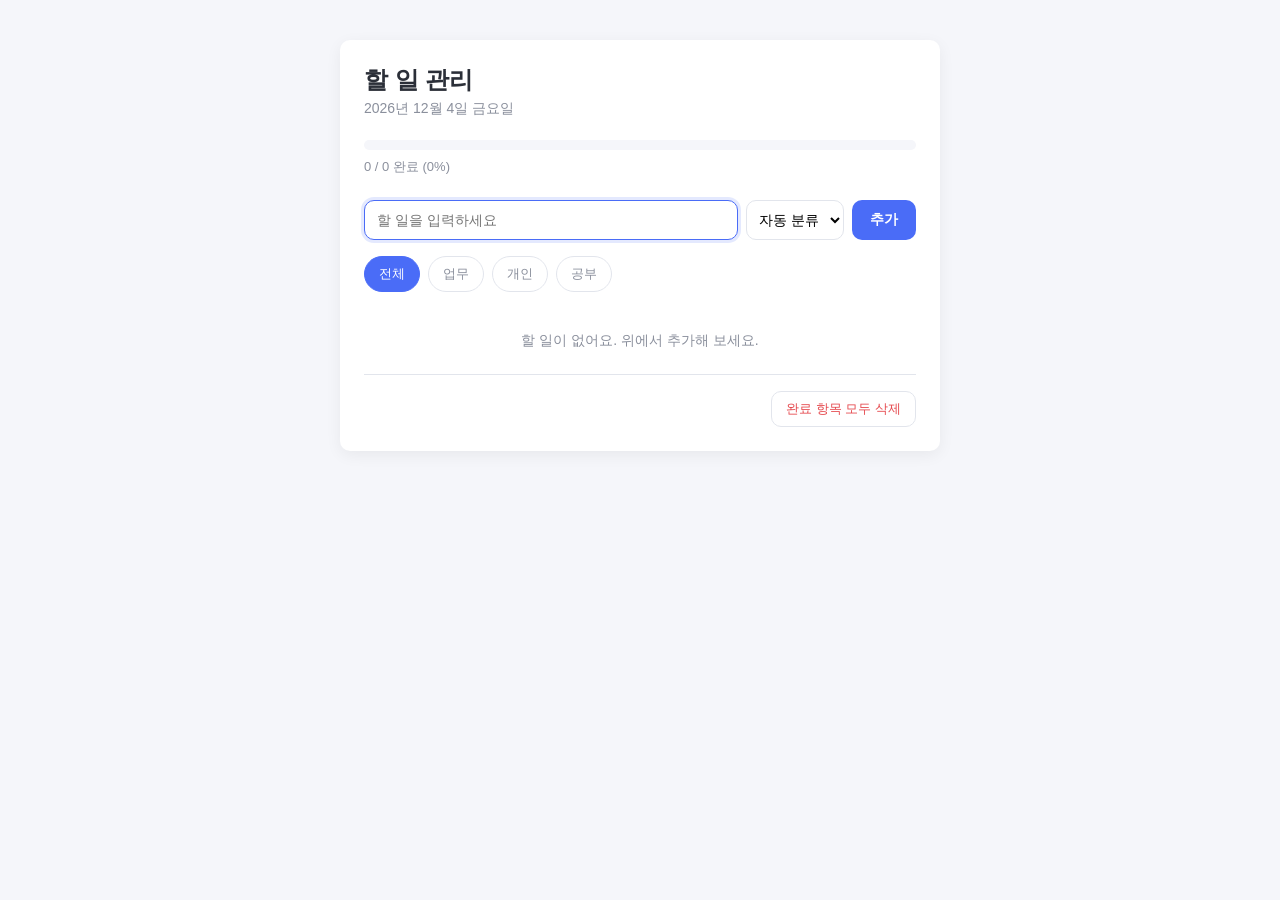
<file: Study-02/index.html>
<!DOCTYPE html>
<html lang="ko">
<head>
  <meta charset="UTF-8" />
  <meta name="viewport" content="width=device-width, initial-scale=1.0" />
  <title>할 일 관리</title>
  <link rel="stylesheet" href="style.css" />
</head>
<body>
  <div class="app">
    <p id="storage-warning" class="storage-warning" role="alert" hidden>저장이 되지 않아요</p>

    <header class="app-header">
      <h1>할 일 관리</h1>
      <!-- 오늘 날짜가 표시될 자리 (JS로 채울 예정) -->
      <p id="today" class="today"></p>
    </header>

    <section class="progress" aria-label="진행률">
      <div class="progress-bar">
        <div id="progress-fill" class="progress-fill"></div>
      </div>
      <p id="progress-text" class="progress-text">0 / 0 완료 (0%)</p>
    </section>

    <form id="todo-form" class="todo-form">
      <input
        type="text"
        id="todo-input"
        class="todo-input"
        placeholder="할 일을 입력하세요"
        maxlength="100"
        autocomplete="off"
      />
      <select id="category-select" class="category-select" aria-label="카테고리">
        <option value="auto">자동 분류</option>
        <option value="work">업무</option>
        <option value="personal">개인</option>
        <option value="study">공부</option>
      </select>
      <button type="submit" class="add-btn">추가</button>
    </form>

    <nav class="filter-tabs" aria-label="카테고리 필터">
      <button type="button" class="filter-btn active" data-filter="all">전체</button>
      <button type="button" class="filter-btn" data-filter="work">업무</button>
      <button type="button" class="filter-btn" data-filter="personal">개인</button>
      <button type="button" class="filter-btn" data-filter="study">공부</button>
    </nav>

    <main class="todo-main">
      <ul id="todo-list" class="todo-list"></ul>
      <p id="empty-state" class="empty-state">할 일이 없어요. 위에서 추가해 보세요.</p>
    </main>

    <footer class="app-footer">
      <button type="button" id="clear-completed" class="clear-btn">완료 항목 모두 삭제</button>
    </footer>
  </div>

  <script src="app.js"></script>
</body>
</html>
</file>
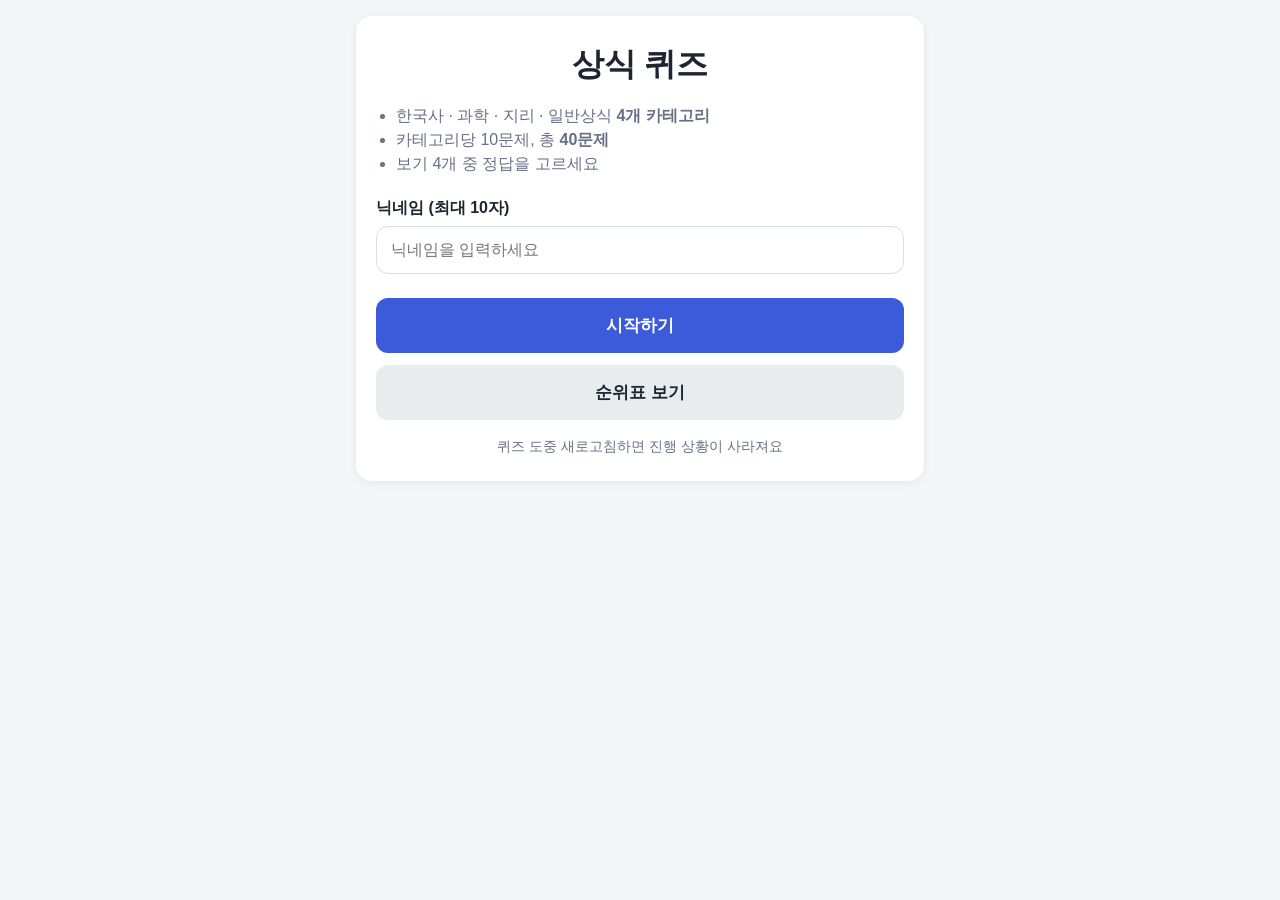
<file: Study-03/index.html>
<!DOCTYPE html>
<html lang="ko">
<head>
  <meta charset="UTF-8">
  <meta name="viewport" content="width=device-width, initial-scale=1">
  <title>상식 퀴즈</title>
  <link rel="stylesheet" href="style.css">
</head>
<body>
  <main class="app">

    <!-- 1. 시작 -->
    <section id="screen-start" class="screen">
      <h1 class="title">상식 퀴즈</h1>
      <ul class="rules">
        <li>한국사 · 과학 · 지리 · 일반상식 <strong>4개 카테고리</strong></li>
        <li>카테고리당 10문제, 총 <strong>40문제</strong></li>
        <li>보기 4개 중 정답을 고르세요</li>
      </ul>
      <label class="field" for="nickname">닉네임 (최대 10자)</label>
      <input id="nickname" class="input" type="text" maxlength="10" placeholder="닉네임을 입력하세요" autocomplete="off">
      <p id="nickname-error" class="error" role="alert" hidden>닉네임을 입력해 주세요.</p>
      <button id="btn-start" class="btn btn-primary" type="button">시작하기</button>
      <button id="btn-start-ranking" class="btn btn-secondary" type="button">순위표 보기</button>
      <p class="notice">퀴즈 도중 새로고침하면 진행 상황이 사라져요</p>
    </section>

    <!-- 2. 퀴즈 -->
    <section id="screen-quiz" class="screen" hidden>
      <div class="quiz-head">
        <span id="quiz-category" class="badge">카테고리</span>
        <span class="score">점수 <strong id="quiz-score">0</strong></span>
      </div>
      <div class="progress-row">
        <div class="progress" role="progressbar" aria-valuemin="0" aria-valuemax="40" aria-valuenow="0">
          <div id="quiz-progress-bar" class="progress-bar"></div>
        </div>
        <span id="quiz-progress-text" class="progress-text">1 / 40</span>
      </div>
      <h2 id="quiz-question" class="question">문제가 여기에 표시됩니다.</h2>
      <div id="quiz-choices" class="choices">
        <button class="choice" type="button"></button>
        <button class="choice" type="button"></button>
        <button class="choice" type="button"></button>
        <button class="choice" type="button"></button>
      </div>
      <div id="quiz-explanation" class="explanation" aria-live="polite" hidden></div>
      <button id="btn-next" class="btn btn-primary" type="button" disabled>다음</button>
    </section>

    <!-- 3. 카테고리 요약 -->
    <section id="screen-summary" class="screen" hidden>
      <p class="summary-label">카테고리 완료</p>
      <h2 id="summary-text" class="summary-score">한국사 8 / 10</h2>
      <button id="btn-continue" class="btn btn-primary" type="button">계속</button>
    </section>

    <!-- 4. 결과 -->
    <section id="screen-result" class="screen" hidden>
      <h2 class="screen-title">결과</h2>
      <p class="total-score"><strong id="result-total">0</strong> / 400점</p>
      <ul id="result-categories" class="category-scores"></ul>
      <p id="result-rank" class="result-rank">이번 판 순위: -</p>
      <p id="result-save-warning" class="error save-warning" hidden>순위가 저장되지 않아요</p>
      <h3 class="sub-title">오답 복습</h3>
      <div id="result-review" class="review"></div>
      <button id="btn-retry" class="btn btn-primary" type="button">다시 도전</button>
      <button id="btn-result-ranking" class="btn btn-secondary" type="button">순위표 보기</button>
    </section>

    <!-- 5. 순위표 -->
    <section id="screen-ranking" class="screen" hidden>
      <h2 class="screen-title">순위표 TOP 10</h2>
      <table class="ranking-table">
        <thead>
          <tr><th>순위</th><th>닉네임</th><th>총점</th><th>날짜</th></tr>
        </thead>
        <tbody id="ranking-body"></tbody>
      </table>
      <p id="ranking-my-rank" class="result-rank" hidden></p>
      <button id="btn-ranking-back" class="btn btn-secondary" type="button">돌아가기</button>
    </section>

  </main>

  <script src="questions.js"></script>
  <script src="app.js"></script>
</body>
</html>
</file>
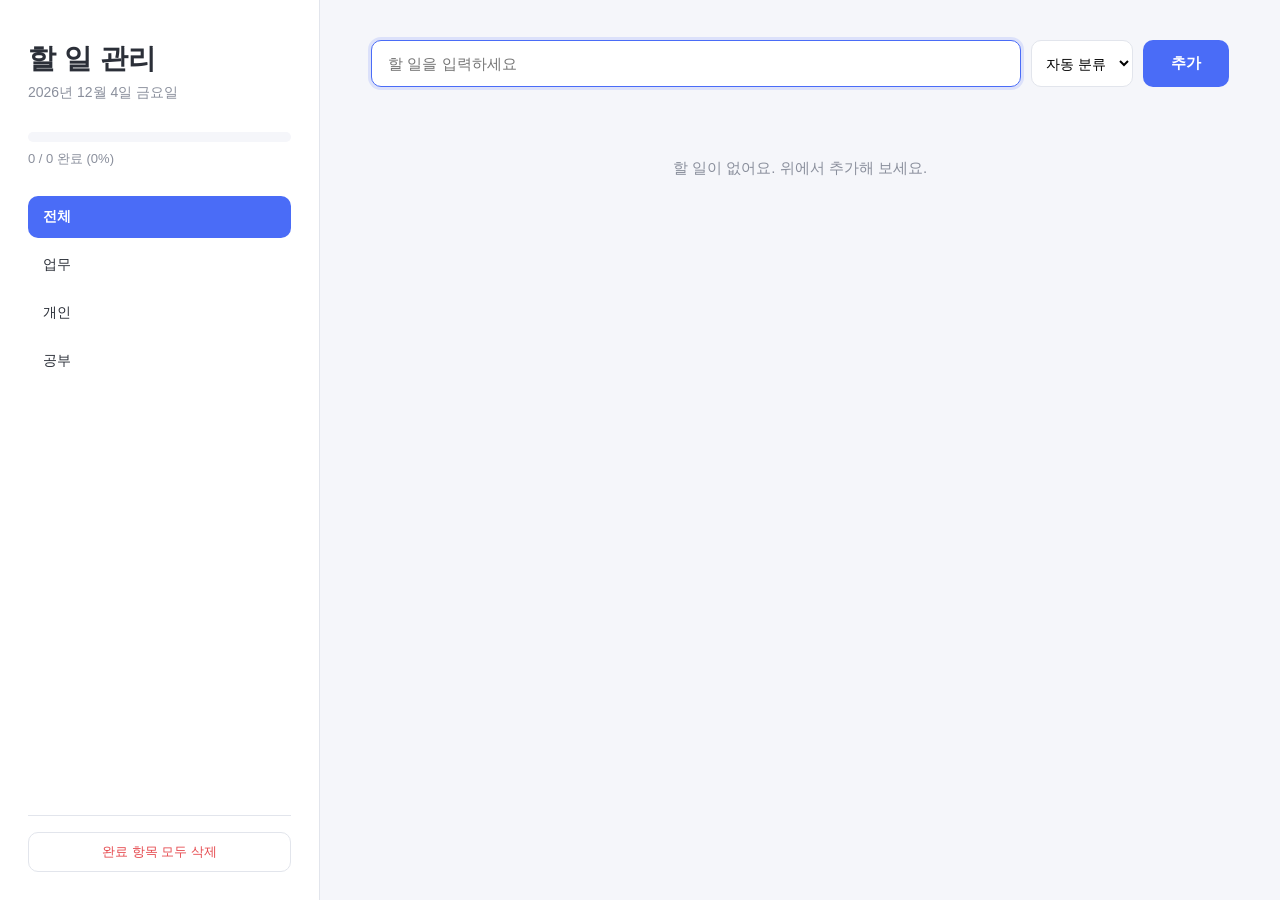
<file: Study-02/web_version/index.html>
<!DOCTYPE html>
<html lang="ko">
<head>
  <meta charset="UTF-8" />
  <meta name="viewport" content="width=device-width, initial-scale=1.0" />
  <title>할 일 관리</title>
  <link rel="stylesheet" href="style.css" />
</head>
<body>
  <div class="app">
    <!-- 왼쪽 사이드바: 제목, 날짜, 진행률, 필터, 일괄 삭제 -->
    <aside class="sidebar">
      <header class="app-header">
        <h1>할 일 관리</h1>
        <p id="today" class="today"></p>
      </header>

      <section class="progress" aria-label="진행률">
        <div class="progress-bar">
          <div id="progress-fill" class="progress-fill"></div>
        </div>
        <p id="progress-text" class="progress-text">0 / 0 완료 (0%)</p>
      </section>

      <nav class="filter-tabs" aria-label="카테고리 필터">
        <button type="button" class="filter-btn active" data-filter="all">전체</button>
        <button type="button" class="filter-btn" data-filter="work">업무</button>
        <button type="button" class="filter-btn" data-filter="personal">개인</button>
        <button type="button" class="filter-btn" data-filter="study">공부</button>
      </nav>

      <footer class="app-footer">
        <button type="button" id="clear-completed" class="clear-btn">완료 항목 모두 삭제</button>
      </footer>
    </aside>

    <!-- 오른쪽 본문: 입력 폼과 목록 -->
    <div class="content">
      <p id="storage-warning" class="storage-warning" role="alert" hidden>저장이 되지 않아요</p>

      <form id="todo-form" class="todo-form">
        <input
          type="text"
          id="todo-input"
          class="todo-input"
          placeholder="할 일을 입력하세요"
          maxlength="100"
          autocomplete="off"
        />
        <select id="category-select" class="category-select" aria-label="카테고리">
          <option value="auto">자동 분류</option>
          <option value="work">업무</option>
          <option value="personal">개인</option>
          <option value="study">공부</option>
        </select>
        <button type="submit" class="add-btn">추가</button>
      </form>

      <main class="todo-main">
        <ul id="todo-list" class="todo-list"></ul>
        <p id="empty-state" class="empty-state">할 일이 없어요. 위에서 추가해 보세요.</p>
      </main>
    </div>
  </div>

  <script src="app.js"></script>
</body>
</html>
</file>
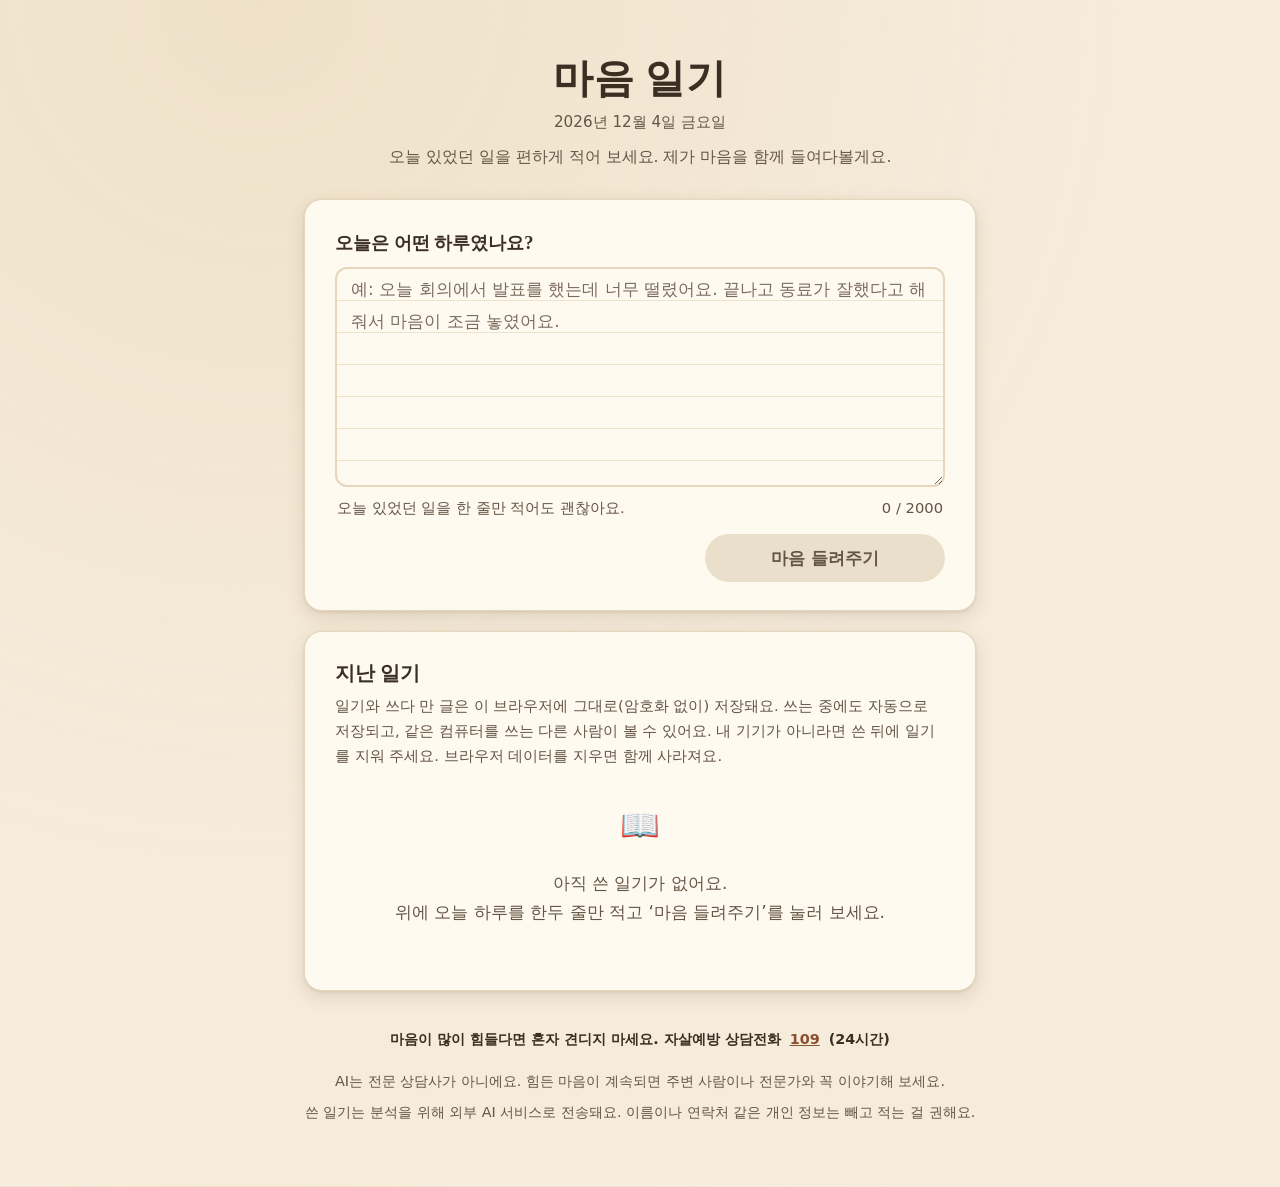
<file: Study-05/app/static/index.html>
<!doctype html>
<html lang="ko">
<head>
<meta charset="utf-8">
<meta name="viewport" content="width=device-width, initial-scale=1">
<meta name="color-scheme" content="light dark">
<link rel="icon" href="data:,">
<title>마음 일기 - AI 공감 다이어리</title>
<style>
:root {
  --bg: #f6ecdc;
  --bg2: #efe1c9;
  --paper: #fffaf0;
  --paper-edge: #e6d6bb;
  --line: #efe3cc;
  --ink: #3b2f24;
  --muted: #655545;
  --accent: #8a4f2e;
  --accent-hover: #743f22;
  --on-accent: #ffffff;
  --sage: #e5ebd6;
  --sage-ink: #3f4d2c;
  --peach: #fde5d2;
  --peach-edge: #e9a97c;
  --calm-bg: #f3ecd9;
  --calm-edge: #8a6d3b;
  --track: #eadfca;
  --danger-ink: #7a2f22;
  --danger-bg: #fbe9e2;
  --focus: #1f5fbf;
  --shadow: 0 6px 18px rgba(92, 64, 36, .14), 0 1px 3px rgba(92, 64, 36, .12);
  --serif: "Iowan Old Style", "Palatino Linotype", "Batang", "Nanum Myeongjo", "AppleMyungjo", Georgia, serif;
  --sans: system-ui, -apple-system, "Segoe UI", "Malgun Gothic", "Apple SD Gothic Neo", "Noto Sans KR", sans-serif;
  --e-joy: #a8660d; --e-sad: #3f69a6; --e-anger: #b0392b; --e-anxiety: #7d57a6;
  --e-lonely: #3f7686; --e-tired: #62695a; --e-flutter: #b8456f; --e-calm: #4d7d47;
  --e-regret: #86553a; --e-grateful: #a5651c; --e-other: #6f6152;
}
@media (prefers-color-scheme: dark) {
  :root {
    --bg: #241c15;
    --bg2: #2c231b;
    --paper: #342a20;
    --paper-edge: #4d3f2f;
    --line: #3d3226;
    --ink: #f3e7d4;
    --muted: #cdbca4;
    --accent: #f0b98a;
    --accent-hover: #f7cba5;
    --on-accent: #2a1d12;
    --sage: #3a4230;
    --sage-ink: #dfe8c9;
    --peach: #4a3426;
    --peach-edge: #c98b5e;
    --calm-bg: #3d3425;
    --calm-edge: #c7a45f;
    --track: #4a3d2e;
    --danger-ink: #f5c9bb;
    --danger-bg: #4a2e27;
    --focus: #8fbaff;
    --shadow: 0 6px 18px rgba(0, 0, 0, .4);
    --e-joy: #e8b04a; --e-sad: #8fb2e8; --e-anger: #ee8c7d; --e-anxiety: #c6a6ea;
    --e-lonely: #7fc0d1; --e-tired: #b3bba8; --e-flutter: #f09abb; --e-calm: #9bcf93;
    --e-regret: #d6a083; --e-grateful: #efb36a; --e-other: #c3b4a0;
  }
}
* { box-sizing: border-box; }
html { -webkit-text-size-adjust: 100%; }
body {
  margin: 0; color: var(--ink); font-family: var(--sans); font-size: 17px; line-height: 1.7;
  background: radial-gradient(circle at 20% 0%, var(--bg2), transparent 55%), var(--bg);
  min-height: 100vh; overflow-wrap: anywhere;
}
.wrap { max-width: 720px; margin: 0 auto; padding: 20px 16px 40px; }
:focus-visible { outline: 3px solid var(--focus); outline-offset: 2px; }
h1, h2, h3 { font-family: var(--serif); font-weight: 700; line-height: 1.35; margin: 0; }
header { text-align: center; padding: 16px 0 8px; }
header h1 { font-size: 2rem; letter-spacing: .02em; }
.date { margin: 4px 0 0; color: var(--muted); font-size: .95rem; }
.lead { margin: 8px 0 0; color: var(--muted); font-size: .98rem; }
.paper {
  background: var(--paper); border: 1px solid var(--paper-edge); border-radius: 18px;
  box-shadow: var(--shadow); padding: 20px 18px; margin-top: 20px;
}
.paper h2 { font-size: 1.25rem; margin-bottom: 10px; }
label.big { display: block; font-family: var(--serif); font-size: 1.15rem; font-weight: 700; margin-bottom: 8px; }
textarea {
  width: 100%; min-height: 220px; resize: vertical; display: block;
  font: inherit; font-size: 17px; line-height: 32px; color: var(--ink);
  background-color: var(--paper);
  background-image: linear-gradient(to bottom, transparent 31px, var(--line) 31px);
  background-size: 100% 32px; background-attachment: local;
  border: 2px solid var(--paper-edge); border-radius: 12px; padding: 4px 14px 8px;
}
textarea:focus-visible { outline: 3px solid var(--focus); outline-offset: 1px; border-color: var(--focus); }
textarea[readonly] { opacity: .8; }
textarea::placeholder { color: var(--muted); opacity: .85; }
.meta { display: flex; justify-content: space-between; gap: 12px; align-items: flex-start; margin: 8px 2px 0; font-size: .92rem; color: var(--muted); }
.meta .hint { margin: 0; flex: 1; }
.counter { white-space: nowrap; font-variant-numeric: tabular-nums; }
.counter.over { color: var(--danger-ink); font-weight: 700; }
button { font: inherit; cursor: pointer; min-height: 48px; border-radius: 999px; padding: 8px 22px; }
.primary {
  display: block; width: 100%; margin-top: 14px; border: 0; font-weight: 700; font-size: 1.05rem;
  background: var(--accent); color: var(--on-accent);
}
.primary:hover:not(:disabled) { background: var(--accent-hover); }
.primary:disabled { cursor: not-allowed; background: var(--track); color: var(--muted); }
.ghost { background: transparent; color: var(--ink); border: 2px solid var(--paper-edge); }
.ghost:hover { background: var(--bg2); }
.danger-btn { background: var(--danger-bg); color: var(--danger-ink); border: 2px solid var(--danger-ink); }
.small { min-height: 44px; font-size: .95rem; padding: 6px 16px; }
.loading {
  display: flex; flex-direction: column; gap: 6px; align-items: center; text-align: center;
  margin-top: 16px; padding: 16px; border-radius: 14px; background: var(--sage); color: var(--sage-ink);
}
.loading[hidden], [hidden] { display: none !important; }
.loading p { margin: 0; }
.dots { display: inline-block; width: 28px; height: 28px; border-radius: 50%; border: 4px solid var(--sage-ink); border-right-color: transparent; animation: spin 1.2s linear infinite; }
@keyframes spin { to { transform: rotate(360deg); } }
.notice { margin-top: 14px; padding: 12px 14px; border-radius: 12px; font-size: .98rem; }
.error { background: var(--danger-bg); color: var(--danger-ink); border: 1px solid var(--danger-ink); }
.info { background: var(--sage); color: var(--sage-ink); }
.notice p { margin: 0; }
.error p:first-child::before { content: "알려드려요 · "; font-weight: 700; }
.error .keep-note { margin-top: 6px; font-size: .92rem; }
.error .help-line { margin-top: 8px; padding-top: 8px; border-top: 1px solid var(--danger-ink); font-size: .92rem; word-break: keep-all; }
.help-line a, .crisis .tel-text a { color: inherit; font-weight: 700; text-decoration: underline; display: inline-block; padding: 10px 4px; min-height: 44px; }
.error.compact { padding: 8px 12px; font-size: .92rem; }
.error.compact p:first-child::before { content: none; }
.error.compact .keep-note { display: none; }
.notice:focus { outline: none; }
.notice:focus-visible { outline: 3px solid var(--focus); outline-offset: 2px; }
/* crisis */
.crisis {
  margin-top: 20px; padding: 18px; border-radius: 18px; background: var(--peach);
  border: 2px solid var(--peach-edge); box-shadow: var(--shadow);
}
.crisis h3 { font-size: 1.15rem; margin-bottom: 6px; }
.crisis p { margin: 6px 0; }
.crisis .call {
  display: flex; align-items: center; justify-content: center; min-height: 52px; margin-top: 10px; padding: 8px 18px;
  border-radius: 999px; background: var(--accent); color: var(--on-accent); font-weight: 700; text-decoration: none; font-size: 1.1rem;
}
.crisis .call:hover { background: var(--accent-hover); }
/* result */
.result:focus { outline: none; }
.result > .paper { margin-top: 20px; }
.result-head { display: flex; align-items: center; gap: 12px; }
.result-head .emoji { font-size: 2.6rem; line-height: 1; }
.result-head .sub { margin: 0; color: var(--muted); font-size: .9rem; }
.result-head h2 { margin: 0; font-size: 1.4rem; }
.primary-card { border-left: 8px solid var(--emo, var(--e-other)); }
.bars { list-style: none; margin: 14px 0 0; padding: 0; display: grid; gap: 10px; }
.bars li { display: grid; grid-template-columns: 5.5em 1fr auto; gap: 10px; align-items: center; font-size: .95rem; }
.bars .nm { font-weight: 700; }
.bars .track { height: 14px; border-radius: 999px; background: var(--track); overflow: hidden; }
.bars .fill { display: block; height: 100%; border-radius: 999px; background: var(--emo, var(--e-other)); }
.bars .val { color: var(--muted); font-variant-numeric: tabular-nums; min-width: 4.8em; text-align: right; }
.section-label { font-size: .9rem; color: var(--muted); margin: 0 0 4px; font-weight: 700; }
.summary { font-family: var(--serif); font-size: 1.2rem; margin: 0; white-space: pre-line; }
.letter {
  background: var(--paper); border: 1px solid var(--paper-edge); border-radius: 6px 18px 18px 18px;
  box-shadow: var(--shadow); padding: 20px 18px; margin-top: 20px;
  border-top: 4px solid var(--peach-edge);
}
.letter h3 { font-size: 1.1rem; margin-bottom: 8px; }
.letter p { margin: 0; white-space: pre-line; line-height: 1.85; }
.letter.comfort { background-color: var(--sage); color: var(--sage-ink); border-color: transparent; border-top: 4px solid var(--sage-ink); }
.diary-orig { white-space: pre-line; margin: 0; padding: 12px 14px; border-radius: 12px; background: var(--calm-bg); border-left: 5px solid var(--calm-edge); }
.actions { display: flex; flex-wrap: wrap; gap: 10px; margin-top: 18px; }
.actions button { flex: 1 1 140px; }
.confirm { margin-top: 18px; padding: 14px; border-radius: 12px; background: var(--danger-bg); color: var(--danger-ink); border: 1px solid var(--danger-ink); }
.confirm p { margin: 0 0 8px; font-weight: 700; }
.confirm .actions { margin-top: 8px; }
/* history */
.hist-head { display: flex; justify-content: space-between; align-items: center; gap: 10px; flex-wrap: wrap; }
.hist-head h2 { margin: 0; }
.keep { margin: 6px 0 12px; font-size: .92rem; color: var(--muted); }
.entries { list-style: none; margin: 0; padding: 0; display: grid; gap: 10px; }
.entry-btn {
  display: block; width: 100%; text-align: left; border-radius: 14px; min-height: 64px; padding: 10px 14px;
  background: var(--paper); color: var(--ink); border: 2px solid var(--paper-edge); border-left: 8px solid var(--emo, var(--e-other));
}
.entry-btn:hover { background: var(--bg2); }
.entry-btn[aria-current="true"] { border-color: var(--accent); border-left-color: var(--emo, var(--e-other)); }
.entry-top { display: flex; gap: 8px; align-items: baseline; flex-wrap: wrap; font-size: .9rem; color: var(--muted); }
.entry-top strong { color: var(--ink); }
.entry-prev { margin: 2px 0 0; display: -webkit-box; -webkit-line-clamp: 2; -webkit-box-orient: vertical; overflow: hidden; }
.empty { text-align: center; padding: 18px 8px; color: var(--muted); }
.empty .emoji { font-size: 2rem; display: block; }
footer { margin-top: 28px; font-size: .9rem; color: var(--muted); text-align: center; }
footer p { margin: 6px 0; }
footer .help109 { color: var(--ink); font-weight: 700; word-break: keep-all; }
body.has-crisis footer .help109 { font-weight: 400; color: var(--muted); }
footer .help109 a { color: var(--accent); display: inline-block; padding: 8px 4px; min-height: 44px; }
.sr { position: absolute; width: 1px; height: 1px; overflow: hidden; clip: rect(0 0 0 0); white-space: nowrap; }
@media (min-width: 640px) {
  .wrap { padding: 36px 24px 56px; }
  header h1 { font-size: 2.5rem; }
  .paper { padding: 28px 30px; }
  .primary { width: auto; min-width: 240px; margin-left: auto; }
  .bars li { grid-template-columns: 7em 1fr auto; }
}
@media (prefers-reduced-motion: reduce) {
  .dots { animation: none; border-right-color: var(--sage-ink); }
  * { scroll-behavior: auto !important; transition: none !important; }
}
</style>
</head>
<body>
<div class="wrap">
  <header>
    <h1>마음 일기</h1>
    <p class="date" id="today"></p>
    <p class="lead">오늘 있었던 일을 편하게 적어 보세요. 제가 마음을 함께 들여다볼게요.</p>
  </header>

  <main>
    <section class="paper" aria-labelledby="write-title">
      <h2 class="sr" id="write-title">일기 쓰기</h2>
      <form id="form" novalidate>
        <label class="big" for="text">오늘은 어떤 하루였나요?</label>
        <textarea id="text" name="text" aria-describedby="hint count"
          placeholder="예: 오늘 회의에서 발표를 했는데 너무 떨렸어요. 끝나고 동료가 잘했다고 해 줘서 마음이 조금 놓였어요."></textarea>
        <div class="meta">
          <p class="hint" id="hint"></p>
          <span class="counter" id="count" aria-live="off">0 / 2000</span>
        </div>
        <button type="submit" class="primary" id="submit" disabled>마음 들려주기</button>
      </form>
      <div class="loading" id="loading" hidden role="status">
        <span class="dots" aria-hidden="true"></span>
        <p><strong id="loading-msg">일기를 천천히 읽고 있어요.</strong></p>
        <p>보통 30초~1분쯤 걸려요. <span id="elapsed" aria-hidden="true">0초</span></p>
        <button type="button" class="ghost small" id="cancel">그만두기</button>
      </div>
      <div id="msg-error" class="notice error" role="alert" tabindex="-1" hidden><p id="msg-error-text"></p><p class="keep-note" id="msg-error-keep">쓴 글은 그대로 있어요.</p><p class="help-line" id="msg-error-help" hidden></p></div>
      <div id="err-crisis"></div>
      <div id="msg-info" class="notice info" role="status" hidden><p id="msg-info-text"></p></div>
    </section>

    <div id="result" class="result" tabindex="-1" aria-live="polite"></div>

    <section class="paper" aria-labelledby="hist-title">
      <div class="hist-head">
        <h2 id="hist-title" tabindex="-1">지난 일기</h2>
        <button type="button" class="ghost small" id="clear-all" hidden>전체 지우기</button>
      </div>
      <p class="keep">일기와 쓰다 만 글은 이 브라우저에 그대로(암호화 없이) 저장돼요. 쓰는 중에도 자동으로 저장되고, 같은 컴퓨터를 쓰는 다른 사람이 볼 수 있어요. 내 기기가 아니라면 쓴 뒤에 일기를 지워 주세요. 브라우저 데이터를 지우면 함께 사라져요.</p>
      <div id="confirm-all" class="confirm" hidden>
        <p>지난 일기와 입력창에 쓰던 글을 모두 지울까요? 지우면 되돌릴 수 없어요.</p>
        <div class="actions">
          <button type="button" class="ghost small" id="confirm-all-no">그만두기</button>
          <button type="button" class="danger-btn small" id="confirm-all-yes">모두 지우기</button>
        </div>
      </div>
      <div id="hist-note" class="notice info" role="status" hidden><p id="hist-note-text"></p></div>
      <ul class="entries" id="entries"></ul>
      <div class="empty" id="empty" hidden>
        <span class="emoji" aria-hidden="true">📖</span>
        <p>아직 쓴 일기가 없어요.<br>위에 오늘 하루를 한두 줄만 적고 &lsquo;마음 들려주기&rsquo;를 눌러 보세요.</p>
      </div>
    </section>
  </main>

  <footer>
    <p class="help109">마음이 많이 힘들다면 혼자 견디지 마세요. 자살예방 상담전화 <a href="tel:109" aria-label="자살예방 상담전화 109 전화 걸기">109</a> (24시간)</p>
    <p>AI는 전문 상담사가 아니에요. 힘든 마음이 계속되면 주변 사람이나 전문가와 꼭 이야기해 보세요.</p>
    <p>쓴 일기는 분석을 위해 외부 AI 서비스로 전송돼요. 이름이나 연락처 같은 개인 정보는 빼고 적는 걸 권해요.</p>
  </footer>
</div>
<div class="sr" id="toast" role="status" aria-live="polite"></div>

<script>
(function () {
  'use strict';
  var MAX_TEXT = 2000, MAX_ENTRIES = 200, KEY = 'empathy-diary-v1', DRAFT_KEY = 'empathy-diary-draft-v1', TIMEOUT_MS = 165000;
  var $ = function (id) { return document.getElementById(id); };
  var ta = $('text'), btn = $('submit'), hint = $('hint'), count = $('count');
  var reduce = window.matchMedia && window.matchMedia('(prefers-reduced-motion: reduce)').matches;

  /* ---------- 감정 매핑 ---------- */
  var EMO = {
    '기쁨': ['😊', 'joy'], '슬픔': ['😢', 'sad'], '분노': ['😠', 'anger'], '불안': ['😟', 'anxiety'],
    '외로움': ['🥺', 'lonely'], '지침': ['😮‍💨', 'tired'], '설렘': ['🥰', 'flutter'], '평온': ['😌', 'calm'],
    '후회': ['😔', 'regret'], '감사': ['🙏', 'grateful'], '기타': ['💭', 'other']
  };
  function emo(name) { return Object.prototype.hasOwnProperty.call(EMO, name) ? EMO[name] : ['💭', 'other']; }
  function emoColor(name) { return 'var(--e-' + emo(name)[1] + ')'; }

  /* ---------- DOM 도우미 (textContent만 사용) ---------- */
  function el(tag, cls, text) {
    var n = document.createElement(tag);
    if (cls) n.className = cls;
    if (text !== undefined && text !== null) n.textContent = text;
    return n;
  }
  function clear(n) { while (n.firstChild) n.removeChild(n.firstChild); }
  function show(n, on) { n.hidden = !on; }
  function toast(t) { var n = $('toast'); n.textContent = ''; setTimeout(function () { n.textContent = t; }, 50); }
  function len(s) { return Array.from(s).length; }

  /* ---------- 날짜 ---------- */
  function fmtDate(ms) {
    try { return new Date(ms).toLocaleDateString('ko-KR', { year: 'numeric', month: 'long', day: 'numeric', weekday: 'long' }); }
    catch (e) { return ''; }
  }
  function fmtShort(ms) {
    try { return new Date(ms).toLocaleDateString('ko-KR', { month: 'long', day: 'numeric', weekday: 'short' }) + ' ' +
      new Date(ms).toLocaleTimeString('ko-KR', { hour: 'numeric', minute: '2-digit' }); }
    catch (e) { return ''; }
  }
  $('today').textContent = fmtDate(Date.now());

  /* ---------- 데이터 검증 (서버 응답, 저장값 공통) ---------- */
  function str(v, max) { return typeof v === 'string' && v.trim() ? v.trim().slice(0, max) : null; }
  function sanitizeResult(r) {
    if (!r || typeof r !== 'object' || !Array.isArray(r.emotions)) return null;
    var primary = str(r.primary_emotion, 12), summary = str(r.summary, 400),
        empathy = str(r.empathy, 1500), comfort = str(r.comfort, 1500);
    if (!primary || !summary || !empathy || !comfort) return null;
    var list = [];
    r.emotions.slice(0, 6).forEach(function (e) {
      if (!e || typeof e !== 'object') return;
      var name = str(e.name, 12), n = Number(e.intensity);
      if (!name || !isFinite(n)) return;
      list.push({ name: name, intensity: Math.min(5, Math.max(1, Math.round(n))) });
    });
    if (!list.length) return null;
    return { primary_emotion: primary, emotions: list, summary: summary, empathy: empathy, comfort: comfort, crisis: r.crisis === true };
  }
  function sanitizeEntry(e) {
    if (!e || typeof e !== 'object') return null;
    var id = typeof e.id === 'string' && e.id ? e.id.slice(0, 40) : null;
    var date = Number(e.date), text = typeof e.text === 'string' ? e.text : null;
    var result = sanitizeResult(e.result);
    if (!id || !isFinite(date) || !text || !result) return null;
    return { id: id, date: date, text: Array.from(text).slice(0, MAX_TEXT).join(''), result: result };
  }

  /* ---------- 저장소 (모든 접근 try/catch) ---------- */
  var storageProblem = '';
  function loadEntries() {
    storageProblem = '';
    try {
      var raw = window.localStorage.getItem(KEY);
      if (!raw) return [];
      var arr = JSON.parse(raw);
      if (!Array.isArray(arr)) { storageProblem = 'broken'; return []; }
      var out = arr.map(sanitizeEntry).filter(Boolean);
      if (out.length !== arr.length) storageProblem = 'partial';
      out.sort(function (a, b) { return b.date - a.date; });
      return out.slice(0, MAX_ENTRIES);
    } catch (e) {
      var blocked = false;
      try { window.localStorage.getItem('x'); } catch (e2) { blocked = true; }
      storageProblem = blocked ? 'blocked' : 'broken';
      return [];
    }
  }
  function saveEntries(list) {
    try { window.localStorage.setItem(KEY, JSON.stringify(list)); return true; }
    catch (e) { return false; }
  }
  var entries = loadEntries();
  var canSave = storageProblem !== 'blocked';
  /* 저장 직전에 최신 저장값을 다시 읽어 그 위에 변경을 적용한다(여러 탭 동시 사용 대비).
     메모리 목록을 합집합으로 섞지 않으므로, 다른 탭에서 지운 항목이 되살아나지 않는다. */
  function commit(mutator) {
    var base = canSave ? loadEntries() : entries;
    var next = mutator(base.slice());
    next.sort(function (a, b) { return b.date - a.date; });
    next = next.slice(0, MAX_ENTRIES);
    entries = next;
    return canSave && saveEntries(next);
  }

  /* ---------- 임시 저장(쓰다 만 글) ---------- */
  var draftTimer = null;
  function writeDraft() {
    draftTimer = null;
    try {
      var v = Array.from(ta.value).slice(0, MAX_TEXT + 200).join('');
      if (v.trim()) window.localStorage.setItem(DRAFT_KEY, v); else window.localStorage.removeItem(DRAFT_KEY);
    } catch (e) { /* 저장 못 해도 쓰는 데는 지장 없음 */ }
  }
  function dropDraft() {
    if (draftTimer) { clearTimeout(draftTimer); draftTimer = null; }
    try { window.localStorage.removeItem(DRAFT_KEY); } catch (e) {}
  }
  function scheduleDraft() { if (draftTimer) clearTimeout(draftTimer); draftTimer = setTimeout(writeDraft, 500); }
  window.addEventListener('pagehide', function () { if (draftTimer) writeDraft(); });
  function restoreDraft() {
    try {
      var d = window.localStorage.getItem(DRAFT_KEY);
      if (typeof d === 'string' && d.trim() && !ta.value) { ta.value = Array.from(d).slice(0, MAX_TEXT + 200).join(''); return true; }
    } catch (e) {}
    return false;
  }

  /* ---------- 입력 상태 ---------- */
  var busy = false;
  function updateInput() {
    var n = len(ta.value.trim());
    count.textContent = n + ' / ' + MAX_TEXT;
    count.classList.toggle('over', n > MAX_TEXT);
    var msg = '';
    if (n === 0) msg = '오늘 있었던 일을 한 줄만 적어도 괜찮아요.';
    else if (n > MAX_TEXT) msg = '조금만 줄여 주세요. ' + (n - MAX_TEXT) + '자 넘었어요.';
    hint.textContent = msg;
    btn.disabled = busy || n === 0 || n > MAX_TEXT;
  }
  ta.addEventListener('input', function () { updateInput(); scheduleDraft(); });

  /* ---------- 메시지 ---------- */
  function clearMessages() { show($('msg-error'), false); show($('msg-info'), false); clear($('err-crisis')); syncCrisis(); }
  /* 위기 박스가 화면에 있으면 푸터 109 안내를 한 단계 낮춰 중복 느낌을 줄인다 */
  function syncCrisis() { document.body.classList.toggle('has-crisis', !!document.querySelector('.crisis')); }
  function helpLine(p) {
    clear(p);
    p.appendChild(document.createTextNode('지금 마음이 많이 힘들다면 자살예방 상담전화 '));
    var a = el('a', null, '109'); a.href = 'tel:109'; a.setAttribute('aria-label', '자살예방 상담전화 109 전화 걸기');
    p.appendChild(a);
    p.appendChild(document.createTextNode('(24시간)로 바로 연락할 수 있어요.'));
  }
  /* crisis===true: 위기 박스만 / net===true: 응답을 못 받은 경우의 보조 한 줄 (둘은 동시에 뜨지 않는다) */
  function showError(t, crisis, net) {
    var box = $('msg-error'), help = $('msg-error-help');
    $('msg-error-text').textContent = t;
    clear($('err-crisis'));
    box.classList.toggle('compact', crisis === true);
    if (crisis === true) { $('err-crisis').appendChild(crisisBox('err-crisis-title')); show(help, false); }
    else if (net === true) { helpLine(help); show(help, true); }
    else show(help, false);
    show(box, true);
    syncCrisis();
    box.focus();
  }
  function showInfo(t) { $('msg-info-text').textContent = t; show($('msg-info'), true); }

  /* ---------- 결과 렌더링 ---------- */
  var resultBox = $('result');
  function crisisBox(tid) {
    tid = tid || 'crisis-title';
    var b = el('aside', 'crisis');
    b.setAttribute('aria-labelledby', tid);
    var h = el('h3', null, '혼자 견디지 않아도 괜찮아요'); h.id = tid;
    b.appendChild(h);
    b.appendChild(el('p', null, '지금 마음이 많이 힘들다면, 이야기를 들어 줄 사람이 있어요. 아래 번호로 24시간, 무료로 언제든 이야기할 수 있어요.'));
    var a = el('a', 'call', '109 자살예방 상담전화 걸기 (24시간)');
    a.href = 'tel:109'; a.setAttribute('aria-label', '자살예방 상담전화 109 전화 걸기');
    b.appendChild(a);
    b.appendChild(el('p', null, '지금 당장 위험하다고 느껴지면 112(경찰)나 119(응급)에 바로 연락해 주세요.'));
    return b;
  }
  function letter(title, body, cls) {
    var s = el('section', 'letter' + (cls ? ' ' + cls : ''));
    s.appendChild(el('h3', null, title));
    s.appendChild(el('p', null, body));
    return s;
  }
  function renderResult(entry, mode) {
    clear(resultBox);
    var r = entry.result;
    if (r.crisis) resultBox.appendChild(crisisBox());
    syncCrisis();

    var card = el('section', 'paper primary-card');
    card.style.setProperty('--emo', emoColor(r.primary_emotion));
    card.setAttribute('aria-labelledby', 'result-title');
    {
      card.appendChild(el('p', 'section-label', mode === 'past' ? fmtDate(entry.date) + '에 쓴 일기' : '방금 쓴 일기'));
      card.appendChild(el('p', 'diary-orig', entry.text));
    }
    var head = el('div', 'result-head');
    var ico = el('span', 'emoji', emo(r.primary_emotion)[0]); ico.setAttribute('aria-hidden', 'true');
    head.appendChild(ico);
    var hb = el('div');
    hb.appendChild(el('p', 'sub', '오늘 마음에 가장 크게 남은 감정'));
    var h2 = el('h2', null, r.primary_emotion); h2.id = 'result-title';
    hb.appendChild(h2);
    head.appendChild(hb);
    head.style.marginTop = '16px';
    card.appendChild(head);

    var ul = el('ul', 'bars');
    ul.setAttribute('aria-label', '감정별 강도');
    r.emotions.forEach(function (e) {
      var li = el('li');
      li.style.setProperty('--emo', emoColor(e.name));
      li.appendChild(el('span', 'nm', emo(e.name)[0] + ' ' + e.name));
      var track = el('span', 'track'); track.setAttribute('aria-hidden', 'true');
      var fill = el('span', 'fill'); fill.style.width = (e.intensity * 20) + '%';
      track.appendChild(fill);
      li.appendChild(track);
      li.appendChild(el('span', 'val', '5점 중 ' + e.intensity));
      ul.appendChild(li);
    });
    card.appendChild(ul);

    var sum = el('div'); sum.style.marginTop = '18px';
    sum.appendChild(el('p', 'section-label', '한 줄 요약'));
    sum.appendChild(el('p', 'summary', r.summary));
    card.appendChild(sum);
    resultBox.appendChild(card);

    resultBox.appendChild(letter('마음을 읽어 봤어요', r.empathy));
    resultBox.appendChild(letter('전하고 싶은 위로', r.comfort, 'comfort'));

    var actions = el('div', 'actions');
    if (mode === 'past') {
      var del = el('button', 'danger-btn small', '이 일기 지우기'); del.type = 'button';
      var close = el('button', 'ghost small', '닫기'); close.type = 'button';
      close.addEventListener('click', function () { closeResult(true); });
      var conf = el('div', 'confirm'); conf.hidden = true;
      conf.appendChild(el('p', null, '이 일기를 지울까요? 지우면 되돌릴 수 없어요.'));
      var ca = el('div', 'actions');
      var no = el('button', 'ghost small', '그만두기'); no.type = 'button';
      var yes = el('button', 'danger-btn small', '지우기'); yes.type = 'button';
      ca.appendChild(no); ca.appendChild(yes); conf.appendChild(ca);
      del.addEventListener('click', function () { conf.hidden = false; actions.hidden = true; no.focus(); });
      no.addEventListener('click', function () { conf.hidden = true; actions.hidden = false; del.focus(); });
      yes.addEventListener('click', function () { deleteEntry(entry.id); });
      actions.appendChild(close); actions.appendChild(del);
      resultBox.appendChild(actions);
      resultBox.appendChild(conf);
    } else {
      var fresh = el('button', 'ghost small', '새 일기 쓰기'); fresh.type = 'button';
      function startNew() {
        clear(resultBox); ta.value = ''; dropDraft(); updateInput(); clearMessages(); renderList(); ta.focus();
        window.scrollTo({ top: 0, behavior: reduce ? 'auto' : 'smooth' });
      }
      actions.appendChild(fresh);
      resultBox.appendChild(actions);
      if (entry.unsaved) {
        var nconf = el('div', 'confirm'); nconf.hidden = true;
        nconf.appendChild(el('p', null, '이 일기는 저장되지 않았어요. 그래도 새 일기를 쓸까요?'));
        var na = el('div', 'actions');
        var nno = el('button', 'ghost small', '그만두기'); nno.type = 'button';
        var nyes = el('button', 'danger-btn small', '새 일기 쓰기'); nyes.type = 'button';
        na.appendChild(nno); na.appendChild(nyes); nconf.appendChild(na);
        fresh.addEventListener('click', function () { nconf.hidden = false; actions.hidden = true; nno.focus(); });
        nno.addEventListener('click', function () { nconf.hidden = true; actions.hidden = false; fresh.focus(); });
        nyes.addEventListener('click', startNew);
        resultBox.appendChild(nconf);
      } else fresh.addEventListener('click', startNew);
      if (!canSave || entry.unsaved) {
        var warn = el('div', 'notice info'); warn.appendChild(el('p', null, '이 브라우저에서는 일기를 저장하지 못했어요. 이 화면을 닫으면 결과를 다시 볼 수 없어요.'));
        resultBox.appendChild(warn);
      }
    }
    focusResult();
  }
  function focusResult() {
    resultBox.focus({ preventScroll: true });
    resultBox.scrollIntoView({ behavior: reduce ? 'auto' : 'smooth', block: 'start' });
  }
  function closeResult(focusItem) {
    var id = currentPast;
    clear(resultBox); currentPast = null; renderList(); syncCrisis();
    if (focusItem && id) {
      var b = document.querySelector('[data-id="' + CSS.escape(id) + '"]');
      if (b) { b.focus(); return; }
    }
    if (focusItem) $('hist-title').focus();
  }

  /* ---------- 기록 목록 ---------- */
  var currentPast = null;
  function renderList() {
    var ul = $('entries'); clear(ul);
    show($('empty'), entries.length === 0);
    show($('clear-all'), entries.length > 0);
    if (!entries.length) show($('confirm-all'), false);
    var note = '';
    if (storageProblem === 'blocked') note = '이 브라우저에서는 일기를 저장할 수 없어요. 지금 쓴 일기는 이 화면에서만 볼 수 있어요.';
    else if (storageProblem === 'broken') note = '저장된 일기를 읽지 못해서 새로 시작했어요.';
    else if (storageProblem === 'partial') note = '저장된 일기 중 일부를 읽지 못해 제외했어요.';
    if (note) { $('hist-note-text').textContent = note; show($('hist-note'), true); } else show($('hist-note'), false);
    entries.forEach(function (e) {
      var li = el('li');
      var b = el('button', 'entry-btn'); b.type = 'button';
      b.dataset.id = e.id;
      b.style.setProperty('--emo', emoColor(e.result.primary_emotion));
      if (e.id === currentPast) b.setAttribute('aria-current', 'true');
      var top = el('div', 'entry-top');
      top.appendChild(el('span', null, fmtShort(e.date)));
      top.appendChild(el('strong', null, emo(e.result.primary_emotion)[0] + ' ' + e.result.primary_emotion));
      b.appendChild(top);
      var flat = e.text.replace(/\s+/g, ' ').trim();
      b.appendChild(el('p', 'entry-prev', flat.length > 90 ? flat.slice(0, 90) + '…' : flat));
      b.setAttribute('aria-label', fmtShort(e.date) + ', ' + e.result.primary_emotion + ', 전체 보기');
      b.addEventListener('click', function () { currentPast = e.id; renderResult(e, 'past'); renderList(); });
      li.appendChild(b); ul.appendChild(li);
    });
  }
  function deleteEntry(id) {
    commit(function (l) { return l.filter(function (e) { return e.id !== id; }); });
    clear(resultBox); currentPast = null; renderList(); syncCrisis();
    toast('일기를 지웠어요.');
    $('hist-title').focus();
    $('hist-title').scrollIntoView({ behavior: reduce ? 'auto' : 'smooth', block: 'start' });
  }
  $('clear-all').addEventListener('click', function () { show($('confirm-all'), true); $('confirm-all-no').focus(); });
  $('confirm-all-no').addEventListener('click', function () { show($('confirm-all'), false); $('clear-all').focus(); });
  $('confirm-all-yes').addEventListener('click', function () {
    commit(function () { return []; });
    dropDraft(); ta.value = ''; updateInput();
    show($('confirm-all'), false); clear(resultBox); currentPast = null; renderList(); syncCrisis();
    toast('지난 일기를 모두 지웠어요.');
    $('hist-title').focus();
  });

  /* ---------- 제출 ---------- */
  var ctrl = null, timedOut = false, userCancelled = false, tick = null, started = 0;
  function setBusy(on) {
    busy = on;
    ta.readOnly = on;
    show($('loading'), on);
    if (on) $('cancel').focus({ preventScroll: true });
    btn.textContent = on ? '듣고 있어요…' : '마음 들려주기';
    if (on) {
      started = Date.now(); $('elapsed').textContent = '0초';
      $('loading-msg').textContent = '일기를 천천히 읽고 있어요.';
      tick = setInterval(function () {
        var s = Math.floor((Date.now() - started) / 1000);
        $('elapsed').textContent = (s >= 60 ? Math.floor(s / 60) + '분 ' + (s % 60) + '초' : s + '초') + ' 지났어요';
        if (s === 60) $('loading-msg').textContent = '조금 더 걸리고 있어요. 조금만 더 기다려 주세요.';
      }, 1000);
    } else if (tick) { clearInterval(tick); tick = null; }
    updateInput();
  }
  function fallbackMessage(status) {
    if (status === 429) return '지금 AI가 많이 바빠요. 잠시 후 다시 눌러 주세요.';
    if (status === 413) return '보내는 내용이 너무 커요. 일기를 조금 줄여 주세요.';
    if (status === 422) return '일기를 1자 이상 2000자 이하로 써 주세요.';
    if (status === 504) return '답변이 너무 오래 걸려요. 잠시 후 다시 시도해 주세요.';
    return '지금은 마음을 들려드리기 어려워요. 잠시 후 다시 시도해 주세요.';
  }
  var NET_MSG = '서버에 연결하지 못했어요. 서버가 켜져 있는지 확인해 주세요.';

  function newId() { return Date.now().toString(36) + Math.random().toString(36).slice(2, 8); }

  $('form').addEventListener('submit', function (ev) {
    ev.preventDefault();
    if (busy) return;
    var text = ta.value.trim(), n = len(text);
    if (n === 0 || n > MAX_TEXT) { updateInput(); return; }
    clearMessages(); clear(resultBox); currentPast = null; renderList(); syncCrisis();
    ctrl = new AbortController(); timedOut = false; userCancelled = false;
    var timer = setTimeout(function () { timedOut = true; ctrl.abort(); }, TIMEOUT_MS);
    setBusy(true);
    $('loading').scrollIntoView({ behavior: reduce ? 'auto' : 'smooth', block: 'nearest' });
    fetch('/api/diary', {
      method: 'POST', headers: { 'Content-Type': 'application/json' },
      body: JSON.stringify({ text: text }), signal: ctrl.signal
    }).then(function (res) {
      return res.json().catch(function () { return null; }).then(function (data) {
        if (!res.ok) {
          var d = data && typeof data.detail === 'string' && data.detail.trim() ? data.detail.trim() : fallbackMessage(res.status);
          throw { api: d, crisis: !!data && typeof data === 'object' && data.crisis === true };
        }
        var r = sanitizeResult(data);
        if (!r) throw { api: '답변을 제대로 받지 못했어요. 한 번 더 시도해 주세요.' };
        return r;
      });
    }).then(function (r) {
      clearTimeout(timer);
      var entry = { id: newId(), date: Date.now(), text: text, result: r };
      var ok = commit(function (l) { return [entry].concat(l); });
      if (!ok) entry.unsaved = true;
      else { ta.value = ''; dropDraft(); }
      setBusy(false);
      renderList();
      renderResult(entry, 'new');
    }).catch(function (err) {
      clearTimeout(timer);
      setBusy(false);
      if (err && err.api) showError(err.api, err.crisis);
      else if (timedOut) showError('답변이 너무 오래 걸려요. 잠시 후 다시 시도해 주세요.', false, true);
      else if (userCancelled) showInfo('그만두었어요. 쓴 글은 그대로 있어요.');
      else showError(NET_MSG, false, true);
    });
  });
  $('cancel').addEventListener('click', function () {
    if (ctrl) { userCancelled = true; ctrl.abort(); }
    setTimeout(function () { ta.focus(); }, 0);
  });

  /* 다른 탭에서 바뀐 기록을 목록에 반영 */
  window.addEventListener('storage', function (ev) {
    if (ev.key !== null && ev.key !== KEY) return;
    if (!canSave) return;
    var focusedId = document.activeElement && document.activeElement.dataset ? document.activeElement.dataset.id : null;
    entries = loadEntries();
    if (currentPast && !entries.some(function (e) { return e.id === currentPast; })) {
      clear(resultBox); currentPast = null; focusedId = null;
      toast('다른 탭에서 이 일기를 지웠어요.');
    }
    renderList();
    if (focusedId) { var b = document.querySelector('[data-id="' + CSS.escape(focusedId) + '"]'); if (b) b.focus(); }
  });

  renderList();
  var restored = restoreDraft();
  updateInput();
  if (restored) toast('쓰다 만 글을 불러왔어요.');
})();
</script>
</body>
</html>
</file>
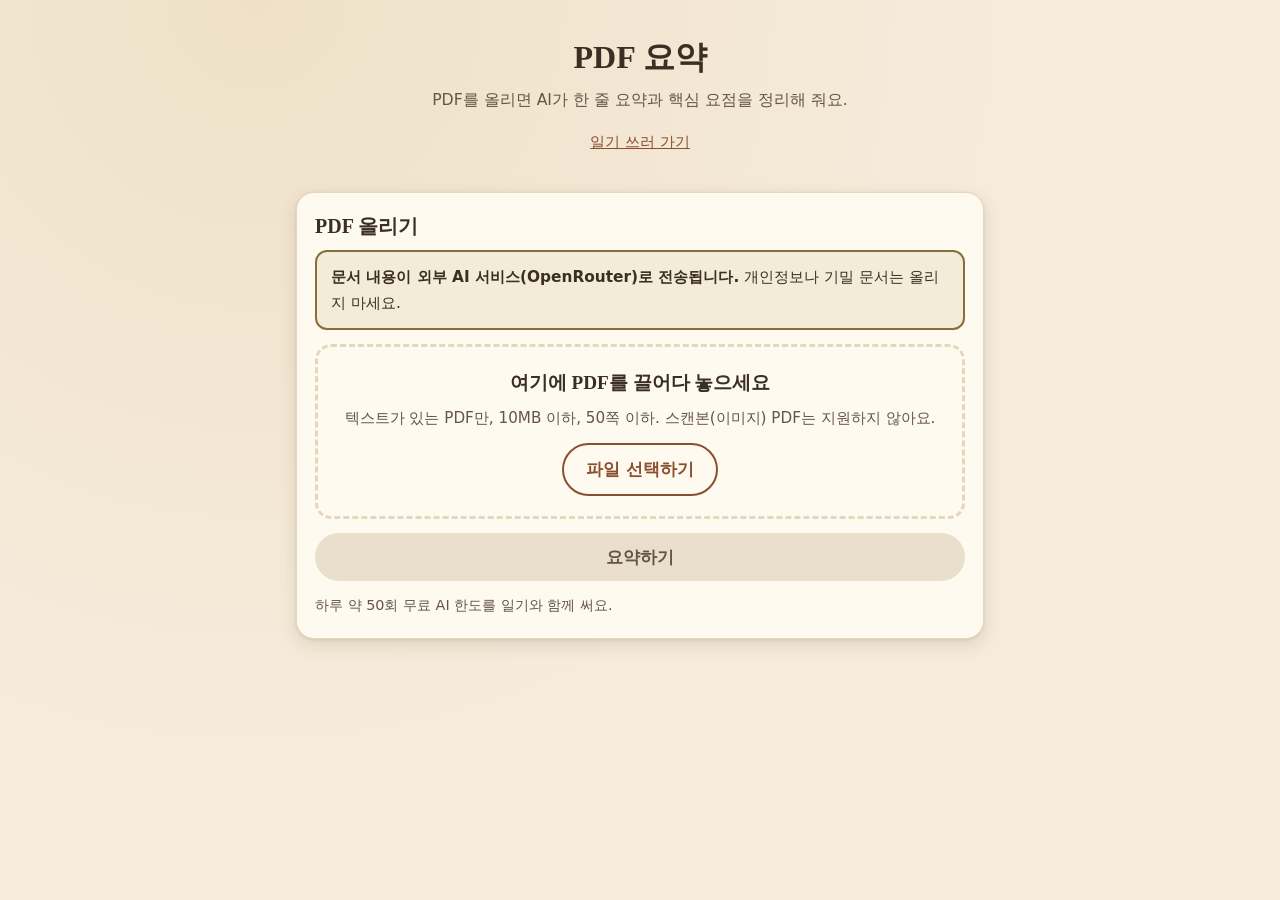
<file: Study-05/index_pdf.html>
<!doctype html>
<html lang="ko">
<head>
<meta charset="utf-8">
<meta name="viewport" content="width=device-width, initial-scale=1">
<meta name="color-scheme" content="light dark">
<link rel="icon" href="data:,">
<title>PDF 요약 - AI 공감 다이어리</title>
<style>
:root {
  --bg: #f6ecdc; --bg2: #efe1c9; --paper: #fffaf0; --paper-edge: #e6d6bb;
  --ink: #3b2f24; --muted: #655545; --accent: #8a4f2e; --accent-hover: #743f22; --on-accent: #ffffff;
  --sage: #e5ebd6; --sage-ink: #3f4d2c; --track: #eadfca;
  --danger-ink: #7a2f22; --danger-bg: #fbe9e2; --warn-bg: #f3ecd9; --warn-edge: #8a6d3b;
  --drop-bg: #fdf3e0; --focus: #1f5fbf;
  --shadow: 0 6px 18px rgba(92, 64, 36, .14), 0 1px 3px rgba(92, 64, 36, .12);
  --serif: "Iowan Old Style", "Palatino Linotype", "Batang", "Nanum Myeongjo", "AppleMyungjo", Georgia, serif;
  --sans: system-ui, -apple-system, "Segoe UI", "Malgun Gothic", "Apple SD Gothic Neo", "Noto Sans KR", sans-serif;
}
@media (prefers-color-scheme: dark) {
  :root {
    --bg: #241c15; --bg2: #2c231b; --paper: #342a20; --paper-edge: #4d3f2f;
    --ink: #f3e7d4; --muted: #cdbca4; --accent: #f0b98a; --accent-hover: #f7cba5; --on-accent: #2a1d12;
    --sage: #3a4230; --sage-ink: #dfe8c9; --track: #4a3d2e;
    --danger-ink: #f5c9bb; --danger-bg: #4a2e27; --warn-bg: #3d3425; --warn-edge: #c7a45f;
    --drop-bg: #3d3226; --focus: #8fbaff;
    --shadow: 0 6px 18px rgba(0, 0, 0, .4);
  }
}
* { box-sizing: border-box; }
html { -webkit-text-size-adjust: 100%; }
body {
  margin: 0; color: var(--ink); font-family: var(--sans); font-size: 17px; line-height: 1.7;
  background: radial-gradient(circle at 20% 0%, var(--bg2), transparent 55%), var(--bg);
  min-height: 100vh; overflow-wrap: anywhere;
}
[hidden] { display: none !important; }
.wrap { max-width: 720px; margin: 0 auto; padding: 20px 16px 40px; }
:focus-visible { outline: 3px solid var(--focus); outline-offset: 2px; }
h1, h2 { font-family: var(--serif); font-weight: 700; line-height: 1.35; margin: 0; }
header { text-align: center; padding: 16px 0 8px; }
header h1 { font-size: 2rem; }
.lead { margin: 8px 0 0; color: var(--muted); font-size: .98rem; }
.nav { margin: 8px 0 0; font-size: .95rem; }
.nav a { color: var(--accent); display: inline-block; padding: 8px 4px; }
.paper {
  background: var(--paper); border: 1px solid var(--paper-edge); border-radius: 18px;
  box-shadow: var(--shadow); padding: 20px 18px; margin-top: 20px;
}
.paper h2 { font-size: 1.25rem; margin-bottom: 10px; }
.privacy {
  margin: 0 0 14px; padding: 12px 14px; border-radius: 12px; font-size: .96rem;
  background: var(--warn-bg); border: 2px solid var(--warn-edge);
}
.dz {
  position: relative; display: flex; flex-direction: column; align-items: center; justify-content: center; gap: 6px;
  min-height: 170px; padding: 20px 14px; text-align: center; cursor: pointer;
  border: 3px dashed var(--paper-edge); border-radius: 16px; background: var(--paper);
}
.dz:hover, .dz.over { border-color: var(--accent); background: var(--drop-bg); }
.dz:focus-within { outline: 3px solid var(--focus); outline-offset: 2px; border-color: var(--focus); }
.dz.disabled { cursor: not-allowed; opacity: .6; }
.dz input {
  position: absolute; width: 1px; height: 1px; margin: -1px; padding: 0; border: 0; overflow: hidden; clip: rect(0 0 0 0);
}
.dz .big { font-family: var(--serif); font-size: 1.2rem; font-weight: 700; }
.dz .sub { color: var(--muted); font-size: .95rem; }
.dz .pick { display: inline-block; margin-top: 6px; padding: 10px 22px; min-height: 44px; border-radius: 999px; border: 2px solid var(--accent); color: var(--accent); font-weight: 700; }
.file { margin-top: 14px; padding: 12px 14px; border-radius: 12px; background: var(--sage); color: var(--sage-ink); }
.file p { margin: 0; }
.file .name { font-weight: 700; }
button { font: inherit; cursor: pointer; min-height: 48px; border-radius: 999px; padding: 8px 22px; }
.primary { display: block; width: 100%; margin-top: 14px; border: 0; font-weight: 700; font-size: 1.05rem; background: var(--accent); color: var(--on-accent); }
.primary:hover:not(:disabled) { background: var(--accent-hover); }
.primary:disabled { cursor: not-allowed; background: var(--track); color: var(--muted); }
.ghost { background: transparent; color: var(--ink); border: 2px solid var(--paper-edge); }
.ghost:hover:not(:disabled) { background: var(--bg2); }
.row { display: flex; flex-wrap: wrap; gap: 10px; margin-top: 14px; }
.row > button { flex: 1 1 140px; }
.loading { margin-top: 16px; padding: 16px; border-radius: 14px; background: var(--sage); color: var(--sage-ink); text-align: center; }
.loading p { margin: 0 0 6px; }
.spin { display: inline-block; width: 28px; height: 28px; border-radius: 50%; border: 4px solid var(--sage-ink); border-right-color: transparent; animation: spin 1.2s linear infinite; }
@keyframes spin { to { transform: rotate(360deg); } }
@media (prefers-reduced-motion: reduce) { .spin { animation: none; border-right-color: var(--sage-ink); } }
.timer { font-size: 1.4rem; font-weight: 700; font-variant-numeric: tabular-nums; }
.error { margin-top: 14px; padding: 12px 14px; border-radius: 12px; background: var(--danger-bg); color: var(--danger-ink); border: 2px solid var(--danger-ink); }
.error p { margin: 0; }
.error .next { margin-top: 4px; font-size: .95rem; }
.info { margin-top: 14px; padding: 12px 14px; border-radius: 12px; background: var(--warn-bg); border: 2px solid var(--warn-edge); font-size: .98rem; }
.one-line { font-family: var(--serif); font-size: 1.2rem; font-weight: 700; margin: 0 0 14px; }
.points { margin: 0 0 14px; padding-left: 1.3em; }
.points li { margin-bottom: 6px; }
.chips { display: flex; flex-wrap: wrap; gap: 8px; list-style: none; margin: 0 0 14px; padding: 0; }
.chips li { padding: 4px 14px; border-radius: 999px; background: var(--sage); color: var(--sage-ink); font-size: .95rem; border: 1px solid var(--sage-ink); }
.metaline { margin: 0; color: var(--muted); font-size: .92rem; }
.sub-h { font-size: 1rem; margin: 0 0 6px; font-family: var(--serif); }
.small { margin: 12px 0 0; color: var(--muted); font-size: .9rem; }
.sr { position: absolute; width: 1px; height: 1px; margin: -1px; overflow: hidden; clip: rect(0 0 0 0); white-space: nowrap; }
</style>
</head>
<body>
<main class="wrap">
  <header>
    <h1>PDF 요약</h1>
    <p class="lead">PDF를 올리면 AI가 한 줄 요약과 핵심 요점을 정리해 줘요.</p>
    <p class="nav"><a href="/">일기 쓰러 가기</a></p>
  </header>

  <section class="paper" aria-labelledby="h-upload">
    <h2 id="h-upload">PDF 올리기</h2>
    <p class="privacy"><strong>문서 내용이 외부 AI 서비스(OpenRouter)로 전송됩니다.</strong> 개인정보나 기밀 문서는 올리지 마세요.</p>

    <div class="info" id="fileNotice" role="alert" hidden>이 파일을 더블클릭해서 열면 요약할 수 없어요. 서버를 실행한 뒤 <strong>http://127.0.0.1:8000/index_pdf.html</strong> 주소로 접속해 주세요.</div>

    <label class="dz" id="dz" for="file">
      <input type="file" id="file" accept="application/pdf,.pdf" aria-describedby="dz-hint">
      <span class="big">여기에 PDF를 끌어다 놓으세요</span>
      <span class="sub" id="dz-hint">텍스트가 있는 PDF만, 10MB 이하, 50쪽 이하. 스캔본(이미지) PDF는 지원하지 않아요.</span>
      <span class="pick" aria-hidden="true">파일 선택하기</span>
    </label>

    <div class="file" id="fileBox" hidden>
      <p>선택한 파일: <span class="name" id="fileName"></span> <span id="fileSize"></span></p>
    </div>

    <button type="button" class="primary" id="go" disabled>요약하기</button>

    <div class="loading" id="loading" hidden>
      <p><span class="spin" aria-hidden="true"></span></p>
      <p>요약하는 중이에요. <span class="timer" id="timer" aria-hidden="true">0초</span></p>
      <p>보통 30~90초, 길면 2분 넘게 걸릴 수 있어요. 창을 닫지 말고 기다려 주세요.</p>
      <button type="button" class="ghost" id="cancel">취소</button>
    </div>

    <div class="error" id="error" role="alert" hidden>
      <p id="errMsg"></p>
      <p class="next" id="errNext"></p>
    </div>

    <p class="small" id="status" role="status" aria-live="polite"></p>
    <p class="small">하루 약 50회 무료 AI 한도를 일기와 함께 써요.</p>
  </section>

  <section class="paper" id="result" aria-labelledby="h-result" tabindex="-1" hidden>
    <h2 id="h-result">요약 결과</h2>
    <p class="one-line" id="oneLine"></p>
    <h3 class="sub-h">핵심 요점</h3>
    <ul class="points" id="points"></ul>
    <h3 class="sub-h">키워드</h3>
    <ul class="chips" id="chips"></ul>
    <p class="metaline" id="metaLine"></p>
    <div class="info" id="trunc" hidden></div>
    <p class="small">무료 AI 모델이 만든 요약이라 틀릴 수 있어요. 중요한 내용은 원문으로 확인하세요.</p>
    <div class="row">
      <button type="button" class="ghost" id="copy">결과 복사</button>
      <button type="button" class="ghost" id="again">다시 하기</button>
    </div>
  </section>
</main>

<script>
(function () {
  'use strict';
  var MAX_BYTES = 10 * 1024 * 1024;
  var $ = function (id) { return document.getElementById(id); };
  var el = {
    dz: $('dz'), file: $('file'), fileBox: $('fileBox'), fileName: $('fileName'), fileSize: $('fileSize'),
    go: $('go'), loading: $('loading'), timer: $('timer'), cancel: $('cancel'),
    error: $('error'), errMsg: $('errMsg'), errNext: $('errNext'), status: $('status'),
    result: $('result'), oneLine: $('oneLine'), points: $('points'), chips: $('chips'),
    metaLine: $('metaLine'), trunc: $('trunc'), copy: $('copy'), again: $('again')
  };

  // 서버가 준 code별 다음 행동 안내(문구 자체는 서버 detail을 쓴다)
  var NEXT = {
    not_pdf: '다른 PDF 파일을 선택해 주세요.',
    bad_request: '파일을 다시 선택해 주세요.',
    too_large: '파일을 줄이거나 다른 파일을 선택해 주세요.',
    too_many_pages: '쪽수를 줄이거나 다른 파일을 선택해 주세요.',
    no_text: '글자가 들어 있는 다른 PDF를 선택해 주세요.',
    encrypted: '암호를 푼 파일을 선택해 주세요.',
    corrupt: '다른 PDF 파일을 선택해 주세요.',
    daily_limit: '내일 다시 시도해 주세요.',
    busy: '잠시 후 "요약하기"를 다시 눌러 주세요.',
    timeout: '더 짧은 문서로 시도하거나 다시 눌러 보세요.',
    model_failed: '잠시 후 "요약하기"를 다시 눌러 주세요.',
    server_config: '관리자에게 알려 주세요.',
    server_error: '잠시 후 다시 시도해 주세요.',
    not_implemented: '관리자에게 알려 주세요.'
  };
  var RETRY_SAME = { busy: 1, timeout: 1, model_failed: 1, server_error: 1 };

  var selected = null;     // File
  var controller = null;   // AbortController(요약 중에만)
  var tick = null;
  var lastText = '';       // 복사용 결과 텍스트(메모리에만 보관)

  var onFile = location.protocol === 'file:';  // 서버 없이 파일로 연 경우: API 호출이 불가능하다
  if (onFile) $('fileNotice').hidden = false;

  function setStatus(msg) { el.status.textContent = msg || ''; }

  function fmtSize(n) {
    if (n >= 1024 * 1024) return (n / 1024 / 1024).toFixed(1) + 'MB';
    return Math.max(1, Math.round(n / 1024)) + 'KB';
  }

  function showError(msg, next) {
    el.errMsg.textContent = msg;
    el.errNext.textContent = next || '';
    el.error.hidden = false;
  }
  function clearError() { el.error.hidden = true; el.errMsg.textContent = ''; el.errNext.textContent = ''; }

  function busy() { return controller !== null; }

  function refresh() {
    var b = busy();
    el.go.disabled = b || !selected;
    el.file.disabled = b;
    el.dz.classList.toggle('disabled', b);
    el.loading.hidden = !b;
    el.go.hidden = b;
  }

  function resetSelection() {
    selected = null;
    el.file.value = '';
    el.fileBox.hidden = true;
    el.fileName.textContent = '';
    el.fileSize.textContent = '';
    refresh();
  }

  // 화면 사전 검사는 빠른 안내용. 최종 판단은 서버.
  function pick(files) {
    if (busy() || !files || !files.length) return;
    clearError();
    var f = files[0];
    var note = files.length > 1 ? ' 여러 파일 중 첫 번째 파일만 사용해요.' : '';
    var isPdf = (f.type === 'application/pdf') || /\.pdf$/i.test(f.name || '');
    if (!isPdf) {
      resetSelection();
      showError('PDF 파일이 아닙니다. PDF만 올릴 수 있어요.', '다른 PDF 파일을 선택해 주세요.');
      return;
    }
    if (f.size > MAX_BYTES) {
      resetSelection();
      showError('파일이 너무 큽니다. 10MB 이하 PDF를 올려 주세요. (선택한 파일: ' + fmtSize(f.size) + ')', '다른 파일을 선택해 주세요.');
      return;
    }
    if (f.size === 0) {
      resetSelection();
      showError('빈 파일입니다. 다른 PDF 파일을 선택해 주세요.', '');
      return;
    }
    selected = f;
    el.fileName.textContent = f.name;
    el.fileSize.textContent = '(' + fmtSize(f.size) + ')';
    el.fileBox.hidden = false;
    el.result.hidden = true;
    refresh();
    setStatus('파일을 골랐어요.' + note + ' "요약하기"를 눌러 주세요.');
  }

  // 페이지 어디에 놓아도 브라우저가 파일을 열지 않게 한다. 놓으면 파일 선택으로 처리.
  function hasFiles(e) {
    var t = e.dataTransfer && e.dataTransfer.types;
    if (!t) return false;
    for (var i = 0; i < t.length; i++) if (t[i] === 'Files') return true;
    return false;
  }
  window.addEventListener('dragover', function (e) {
    if (!hasFiles(e)) return;
    e.preventDefault();
    if (e.dataTransfer) e.dataTransfer.dropEffect = busy() ? 'none' : 'copy';
    if (!busy()) el.dz.classList.add('over');
  });
  window.addEventListener('dragleave', function (e) {
    if (e.relatedTarget === null) el.dz.classList.remove('over');
  });
  window.addEventListener('drop', function (e) {
    if (!hasFiles(e)) return;
    e.preventDefault();
    el.dz.classList.remove('over');
    if (busy()) { setStatus('요약 중에는 파일을 바꿀 수 없어요. 취소한 뒤 다시 놓아 주세요.'); return; }
    pick(e.dataTransfer.files);
  });
  el.file.addEventListener('change', function () { pick(el.file.files); });

  function startTimer() {
    var t0 = Date.now();
    el.timer.textContent = '0초';
    tick = setInterval(function () {
      var s = Math.floor((Date.now() - t0) / 1000);
      el.timer.textContent = s >= 60 ? Math.floor(s / 60) + '분 ' + (s % 60) + '초' : s + '초';
    }, 1000);
  }
  function stopTimer() { if (tick) { clearInterval(tick); tick = null; } }

  function isKorean(s) { return typeof s === 'string' && /[가-힣]/.test(s); }

  function validStrList(a) {
    if (!Array.isArray(a)) return false;
    for (var i = 0; i < a.length; i++) if (typeof a[i] !== 'string') return false;
    return true;
  }

  function render(d) {
    el.oneLine.textContent = d.one_line;
    el.points.textContent = '';
    d.key_points.forEach(function (p) {
      var li = document.createElement('li'); li.textContent = p; el.points.appendChild(li);
    });
    el.chips.textContent = '';
    d.keywords.forEach(function (k) {
      var li = document.createElement('li'); li.textContent = k; el.chips.appendChild(li);
    });
    var m = d.meta || {};
    var parts = [];
    if (Number.isFinite(m.pages)) parts.push('파일 ' + m.pages + '쪽');
    if (Number.isFinite(m.total_chars)) parts.push('추출한 글자 ' + m.total_chars.toLocaleString('ko-KR') + '자');
    el.metaLine.textContent = parts.join(' · ');
    if (m.truncated === true && Number.isFinite(m.used_chars)) {
      var pct = Number.isFinite(m.total_chars) && m.total_chars > 0 ? Math.round(m.used_chars / m.total_chars * 100) : null;
      el.trunc.textContent = '긴 문서라 앞부분 ' + m.used_chars.toLocaleString('ko-KR') + '자' +
        (pct !== null ? '(약 ' + pct + '%)' : '') + '만 요약했어요.';
      el.trunc.hidden = false;
    } else {
      el.trunc.hidden = true; el.trunc.textContent = '';
    }
    lastText = '한 줄 요약\n' + d.one_line + '\n\n핵심 요점\n' +
      d.key_points.map(function (p) { return '- ' + p; }).join('\n') +
      '\n\n키워드\n' + d.keywords.join(', ');
    el.result.hidden = false;
    el.result.focus({ preventScroll: false });
  }

  async function summarize() {
    if (busy() || !selected) return;
    clearError();
    if (onFile) { showError('서버 없이 열린 화면이라 요약할 수 없어요.', '서버를 실행하고 http://127.0.0.1:8000/index_pdf.html 로 접속해 주세요.'); return; }
    controller = new AbortController();
    var ctl = controller;
    refresh();
    startTimer();
    setStatus('요약을 시작했어요. 시간이 걸릴 수 있어요.');
    var fd = new FormData();
    fd.append('file', selected);
    try {
      var res = await fetch('/api/pdf-summary', { method: 'POST', body: fd, signal: ctl.signal });
      var data = null;
      try { data = await res.json(); } catch (_) { data = null; }
      if (!res.ok) {
        var code = data && typeof data.code === 'string' ? data.code : '';
        var detail = data && isKorean(data.detail) ? data.detail : '';
        if (!detail) {
          detail = data === null ? '서버 응답을 읽지 못했어요.' : '요약하지 못했어요.';
          if (res.status === 413 || res.status === 411) detail = '파일이 너무 큽니다. 10MB 이하 PDF를 올려 주세요.';
          if (res.status === 403) detail = '허용되지 않는 주소나 출처입니다.';
        }
        var next = NEXT[code] || (res.status === 403 ? '' : '잠시 후 다시 시도해 주세요.');
        if (res.status === 413 || res.status === 411) next = NEXT.too_large;
        showError(detail, next);
        setStatus('요약하지 못했어요.');
        if (!RETRY_SAME[code] && code && NEXT[code] && code !== 'daily_limit') {
          // 파일 자체 문제: 같은 파일로 다시 보내도 소용없으니 선택을 비운다.
          if (/^(not_pdf|bad_request|too_large|too_many_pages|no_text|encrypted|corrupt)$/.test(code)) resetSelection();
        }
        return;
      }
      if (!data || typeof data.one_line !== 'string' || !validStrList(data.key_points) || !validStrList(data.keywords)) {
        showError('서버가 보낸 요약 형식을 읽지 못했어요.', '잠시 후 "요약하기"를 다시 눌러 주세요.');
        setStatus('요약하지 못했어요.');
        return;
      }
      render(data);
      setStatus('요약이 끝났어요.');
    } catch (err) {
      if (err && err.name === 'AbortError') {
        setStatus('요약을 취소했어요. 같은 파일로 다시 시도할 수 있어요.');
      } else {
        showError('서버에 연결하지 못했어요. 인터넷이나 서버 실행 상태를 확인해 주세요.', '확인 후 "요약하기"를 다시 눌러 주세요.');
        setStatus('연결에 실패했어요.');
      }
    } finally {
      stopTimer();
      controller = null;
      refresh();
    }
  }

  el.go.addEventListener('click', summarize);
  el.cancel.addEventListener('click', function () { if (controller) controller.abort(); });

  el.again.addEventListener('click', function () {
    el.result.hidden = true;
    lastText = '';
    clearError();
    resetSelection();
    setStatus('새 PDF를 올려 주세요.');
    el.file.focus();
  });

  el.copy.addEventListener('click', async function () {
    if (!lastText) return;
    try {
      await navigator.clipboard.writeText(lastText);
      setStatus('요약을 복사했어요.');
    } catch (_) {
      var ta = document.createElement('textarea');
      ta.value = lastText; ta.setAttribute('readonly', '');
      ta.style.position = 'fixed'; ta.style.opacity = '0';
      document.body.appendChild(ta); ta.select();
      var ok = false;
      try { ok = document.execCommand('copy'); } catch (_e) { ok = false; }
      document.body.removeChild(ta);
      setStatus(ok ? '요약을 복사했어요.' : '복사하지 못했어요. 글자를 직접 선택해 복사해 주세요.');
    }
  });

  refresh();
})();
</script>
</body>
</html>
</file>
<file: Study-02/style.css>
:root {
  --color-bg: #f5f6fa;
  --color-surface: #ffffff;
  --color-border: #e2e5ec;
  --color-text: #2b2f38;
  --color-text-muted: #8a8f9c;
  --color-primary: #4a6cf7;
  --color-primary-hover: #3955d6;
  --color-work: #2f6fe4;
  --color-personal: #1f9d62;
  --color-study: #e8800c;
  --color-danger: #e5484d;
  --radius: 10px;
}

* {
  box-sizing: border-box;
}

body {
  margin: 0;
  font-family: "Segoe UI", "Malgun Gothic", sans-serif;
  background: var(--color-bg);
  color: var(--color-text);
}

.app {
  width: 100%;
  max-width: 600px;
  margin: 40px auto;
  padding: 24px;
  background: var(--color-surface);
  border-radius: var(--radius);
  box-shadow: 0 4px 16px rgba(0, 0, 0, 0.06);
}

.storage-warning {
  margin: 0 0 16px;
  padding: 10px 12px;
  border-radius: var(--radius);
  background: rgba(229, 72, 77, 0.1);
  color: var(--color-danger);
  font-size: 13px;
  font-weight: 600;
}

.app-header h1 {
  margin: 0;
  font-size: 24px;
}

.today {
  margin: 4px 0 0;
  min-height: 1.4em;
  font-size: 14px;
  color: var(--color-text-muted);
}

.progress {
  margin-top: 20px;
}

.progress-bar {
  height: 10px;
  background: var(--color-bg);
  border-radius: 999px;
  overflow: hidden;
}

.progress-fill {
  height: 100%;
  width: 0%;
  background: var(--color-primary);
  border-radius: 999px;
  transition: width 0.25s ease;
}

.progress-text {
  margin: 8px 0 0;
  font-size: 13px;
  color: var(--color-text-muted);
}

.todo-form {
  display: flex;
  gap: 8px;
  margin: 24px 0 16px;
}

.todo-input {
  flex: 1;
  min-width: 0;
  padding: 10px 12px;
  border: 1px solid var(--color-border);
  border-radius: var(--radius);
  font-size: 14px;
}

.category-select {
  padding: 10px 8px;
  border: 1px solid var(--color-border);
  border-radius: var(--radius);
  font-size: 14px;
  background: var(--color-surface);
}

.todo-input:focus,
.category-select:focus {
  outline: none;
  border-color: var(--color-primary);
  box-shadow: 0 0 0 3px rgba(74, 108, 247, 0.15);
}

.add-btn {
  padding: 10px 18px;
  border: none;
  border-radius: var(--radius);
  background: var(--color-primary);
  color: #fff;
  font-size: 14px;
  font-weight: 600;
  cursor: pointer;
  transition: background 0.15s ease;
}

.add-btn:hover {
  background: var(--color-primary-hover);
}

.filter-tabs {
  display: flex;
  flex-wrap: wrap;
  gap: 8px;
  margin-bottom: 16px;
}

.filter-btn {
  padding: 8px 14px;
  border: 1px solid var(--color-border);
  border-radius: 999px;
  background: var(--color-surface);
  color: var(--color-text-muted);
  font-size: 13px;
  cursor: pointer;
  transition: all 0.15s ease;
}

.filter-btn:hover {
  border-color: var(--color-primary);
}

.filter-btn.active {
  background: var(--color-primary);
  border-color: var(--color-primary);
  color: #fff;
}

.todo-list {
  list-style: none;
  margin: 0;
  padding: 0;
  display: flex;
  flex-direction: column;
  gap: 8px;
}

.todo-item {
  display: flex;
  align-items: center;
  gap: 10px;
  padding: 12px;
  border: 1px solid var(--color-border);
  border-radius: var(--radius);
  background: var(--color-surface);
}

.todo-checkbox {
  width: 18px;
  height: 18px;
  flex-shrink: 0;
  cursor: pointer;
  accent-color: var(--color-primary);
}

.todo-title {
  flex: 1;
  min-width: 0;
  font-size: 14px;
  word-break: break-word;
}

.badge {
  flex-shrink: 0;
  padding: 3px 8px;
  border-radius: 999px;
  font-size: 12px;
  font-weight: 600;
  color: #fff;
}

.badge-work {
  background: var(--color-work);
}

.badge-personal {
  background: var(--color-personal);
}

.badge-study {
  background: var(--color-study);
}

.todo-item.done {
  background: var(--color-bg);
  opacity: 0.6;
}

.todo-item.done .todo-title {
  text-decoration: line-through;
  color: var(--color-text-muted);
}

.todo-edit-input {
  flex: 1;
  min-width: 0;
  padding: 6px 8px;
  border: 1px solid var(--color-primary);
  border-radius: 6px;
  font-size: 14px;
}

.todo-edit-input:focus,
.todo-item .category-select:focus {
  outline: none;
  box-shadow: 0 0 0 3px rgba(74, 108, 247, 0.15);
}

.todo-item .category-select {
  padding: 6px 4px;
}

.icon-btn:hover {
  background: rgba(74, 108, 247, 0.1);
  color: var(--color-primary);
}

.icon-btn:focus-visible,
.clear-btn:focus-visible,
.filter-btn:focus-visible,
.add-btn:focus-visible {
  outline: 2px solid var(--color-primary);
  outline-offset: 2px;
}

.icon-btn,
.delete-btn {
  flex-shrink: 0;
  padding: 4px 8px;
  border: none;
  border-radius: 6px;
  background: transparent;
  color: var(--color-text-muted);
  font-size: 14px;
  cursor: pointer;
}

.delete-btn:hover {
  background: rgba(229, 72, 77, 0.1);
  color: var(--color-danger);
}

.empty-state {
  margin: 24px 0 0;
  text-align: center;
  font-size: 14px;
  color: var(--color-text-muted);
}

.app-footer {
  margin-top: 24px;
  padding-top: 16px;
  border-top: 1px solid var(--color-border);
  text-align: right;
}

.clear-btn {
  padding: 8px 14px;
  border: 1px solid var(--color-border);
  border-radius: var(--radius);
  background: var(--color-surface);
  color: var(--color-danger);
  font-size: 13px;
  cursor: pointer;
}

.clear-btn:hover {
  background: rgba(229, 72, 77, 0.08);
  border-color: var(--color-danger);
}

@media (max-width: 480px) {
  .app {
    margin: 0;
    border-radius: 0;
    min-height: 100vh;
    padding: 16px;
    box-shadow: none;
  }

  .todo-form {
    flex-wrap: wrap;
  }

  .todo-input {
    flex-basis: 100%;
  }

  .category-select {
    flex: 1;
  }
}
</file>
<file: Study-03/style.css>
:root {
  --bg: #f4f5f7;
  --surface: #ffffff;
  --text: #1f2430;
  --muted: #667085;
  --border: #d9dde5;
  --primary: #3b5bdb;
  --correct: #2b8a3e;
  --correct-bg: #ebfbee;
  --wrong: #e03131;
  --wrong-bg: #fff0f0;

  --cat-history: #b8651b;
  --cat-science: #1c7ed6;
  --cat-geography: #2f9e44;
  --cat-general: #9c36b5;
  --cat-color: var(--primary);
}

* { box-sizing: border-box; }

body {
  margin: 0;
  background: var(--bg);
  color: var(--text);
  font-family: -apple-system, "Segoe UI", "Malgun Gothic", "Apple SD Gothic Neo", sans-serif;
  line-height: 1.5;
}

[hidden] { display: none !important; }

.app {
  max-width: 600px;
  margin: 0 auto;
  padding: 16px;
}

.screen {
  background: var(--surface);
  border-radius: 16px;
  padding: 24px 20px;
  box-shadow: 0 2px 10px rgba(0, 0, 0, 0.06);
}

.title { margin: 0 0 16px; text-align: center; font-size: 2rem; }
.screen-title { margin: 0 0 16px; text-align: center; font-size: 1.5rem; }
.sub-title { margin: 24px 0 8px; font-size: 1.1rem; }

.rules { margin: 0 0 20px; padding-left: 20px; color: var(--muted); }
.field { display: block; margin-bottom: 6px; font-weight: 600; }
.input {
  width: 100%;
  padding: 14px;
  margin-bottom: 12px;
  border: 1px solid var(--border);
  border-radius: 12px;
  font-size: 1rem;
}
.input:focus { outline: 2px solid var(--primary); border-color: transparent; }
.notice { margin: 16px 0 0; text-align: center; font-size: 0.875rem; color: var(--muted); }

/* 버튼 */
.btn {
  display: block;
  width: 100%;
  margin-top: 12px;
  padding: 16px;
  border: 0;
  border-radius: 12px;
  font-size: 1.05rem;
  font-weight: 700;
  cursor: pointer;
}
.btn-primary { background: var(--primary); color: #fff; }
.btn-secondary { background: #e9ecef; color: var(--text); }
.btn:active { transform: scale(0.98); }

/* 카테고리 색 (퀴즈 화면의 .screen 또는 .badge에 붙여 사용) */
.cat-history   { --cat-color: var(--cat-history); }
.cat-science   { --cat-color: var(--cat-science); }
.cat-geography { --cat-color: var(--cat-geography); }
.cat-general   { --cat-color: var(--cat-general); }

.badge {
  display: inline-block;
  padding: 4px 12px;
  border-radius: 999px;
  background: var(--cat-color);
  color: #fff;
  font-size: 0.875rem;
  font-weight: 700;
}

/* 퀴즈 */
.quiz-head { display: flex; justify-content: space-between; align-items: center; margin-bottom: 12px; }
.score { color: var(--muted); }
.score strong { color: var(--text); font-size: 1.1rem; }

.progress-row { display: flex; align-items: center; gap: 12px; margin-bottom: 20px; }
.progress { flex: 1; height: 10px; background: #e9ecef; border-radius: 999px; overflow: hidden; }
.progress-bar { width: 0; height: 100%; background: var(--cat-color); transition: width 0.3s; }
.progress-text { font-size: 0.875rem; color: var(--muted); white-space: nowrap; }

.question { margin: 0 0 20px; font-size: 1.25rem; line-height: 1.5; word-break: keep-all; }

.choices { display: grid; gap: 12px; }
.choice {
  position: relative;
  width: 100%;
  min-height: 60px;
  padding: 14px 16px;
  border: 2px solid var(--border);
  border-radius: 14px;
  background: var(--surface);
  color: var(--text);
  font-size: 1.05rem;
  text-align: left;
  cursor: pointer;
}
.choice:hover:not(:disabled) { border-color: var(--cat-color); }
.choice:disabled { cursor: default; }
.choice:disabled:not(.correct):not(.wrong) { opacity: 0.55; }
.btn:disabled { opacity: 0.4; cursor: not-allowed; }
.error { margin: -4px 0 12px; color: var(--wrong); font-size: 0.9rem; }
.review-item p { margin: 4px 0; }
.review-question { font-weight: 700; }
.explanation-head { margin: 0 0 4px; font-weight: 700; }
.explanation-body { margin: 0; }
.save-warning { margin: 8px 0 0; text-align: center; font-weight: 700; }

/* 정답/오답: 색 + 아이콘 + 글자 (.choice 또는 .mark 요소에 사용) */
.correct, .wrong { font-weight: 700; }
.correct { border-color: var(--correct); background: var(--correct-bg); color: var(--correct); }
.wrong   { border-color: var(--wrong);   background: var(--wrong-bg);   color: var(--wrong); }
.correct::after { content: "✔ 정답"; margin-left: 8px; font-size: 0.875rem; }
.wrong::after   { content: "✘ 오답"; margin-left: 8px; font-size: 0.875rem; }

.explanation {
  margin-top: 16px;
  padding: 14px;
  border-left: 4px solid var(--cat-color);
  background: #f8f9fa;
  border-radius: 8px;
}

/* 카테고리 요약 */
#screen-summary { text-align: center; }
.summary-label { margin: 0; color: var(--muted); }
.summary-score { margin: 8px 0 12px; font-size: 2.2rem; }

/* 결과 */
.total-score { margin: 0 0 16px; text-align: center; font-size: 1.2rem; }
.total-score strong { font-size: 3rem; }
.category-scores { list-style: none; margin: 0 0 16px; padding: 0; display: grid; gap: 8px; }
.category-scores li {
  display: flex;
  justify-content: space-between;
  padding: 10px 14px;
  border-left: 6px solid var(--cat-color);
  background: #f8f9fa;
  border-radius: 8px;
}
.result-rank { margin: 0; text-align: center; font-weight: 700; }
.review { display: grid; gap: 10px; }
.review-item { padding: 12px; border: 1px solid var(--border); border-radius: 10px; }

/* 순위표 */
.ranking-table { width: 100%; border-collapse: collapse; text-align: center; }
.ranking-table th, .ranking-table td { padding: 10px 6px; border-bottom: 1px solid var(--border); }
.ranking-table { table-layout: fixed; }
.ranking-table th:nth-child(1), .ranking-table td:nth-child(1) { width: 15%; }
.ranking-table th:nth-child(3), .ranking-table td:nth-child(3) { width: 16%; }
.ranking-table th:nth-child(4), .ranking-table td:nth-child(4) { width: 31%; font-size: 0.85rem; }
.ranking-table td.nick { word-break: break-all; }
.ranking-table tr.me { background: #fff3bf; font-weight: 700; }
.ranking-table th { color: var(--muted); font-size: 0.875rem; }

@media (max-width: 480px) {
  .app { padding: 10px; }
  .screen { padding: 20px 14px; }
  .title { font-size: 1.7rem; }
  .question { font-size: 1.15rem; }
}
</file>
<file: Study-02/web_version/style.css>
:root {
  --color-bg: #f5f6fa;
  --color-surface: #ffffff;
  --color-border: #e2e5ec;
  --color-text: #2b2f38;
  --color-text-muted: #8a8f9c;
  --color-primary: #4a6cf7;
  --color-primary-hover: #3955d6;
  --color-work: #2f6fe4;
  --color-personal: #1f9d62;
  --color-study: #e8800c;
  --color-danger: #e5484d;
  --radius: 10px;
}

* {
  box-sizing: border-box;
}

body {
  margin: 0;
  font-family: "Segoe UI", "Malgun Gothic", sans-serif;
  background: var(--color-bg);
  color: var(--color-text);
}

/* 전체 화면을 쓰는 2단 레이아웃: 사이드바 + 본문 */
.app {
  display: grid;
  grid-template-columns: 320px 1fr;
  min-height: 100vh;
}

.sidebar {
  position: sticky;
  top: 0;
  align-self: start;
  height: 100vh;
  display: flex;
  flex-direction: column;
  gap: 28px;
  padding: 40px 28px 28px;
  background: var(--color-surface);
  border-right: 1px solid var(--color-border);
}

.content {
  width: 100%;
  max-width: 1100px;
  padding: 40px clamp(24px, 4vw, 64px);
}

.storage-warning {
  margin: 0 0 16px;
  padding: 10px 12px;
  border-radius: var(--radius);
  background: rgba(229, 72, 77, 0.1);
  color: var(--color-danger);
  font-size: 13px;
  font-weight: 600;
}

.app-header h1 {
  margin: 0;
  font-size: 28px;
}

.today {
  margin: 6px 0 0;
  min-height: 1.4em;
  font-size: 14px;
  color: var(--color-text-muted);
}

.progress-bar {
  height: 10px;
  background: var(--color-bg);
  border-radius: 999px;
  overflow: hidden;
}

.progress-fill {
  height: 100%;
  width: 0%;
  background: var(--color-primary);
  border-radius: 999px;
  transition: width 0.25s ease;
}

.progress-text {
  margin: 8px 0 0;
  font-size: 13px;
  color: var(--color-text-muted);
}

/* 필터는 사이드바에서 세로 메뉴로 보여 준다 */
.filter-tabs {
  display: flex;
  flex-direction: column;
  gap: 6px;
}

.filter-btn {
  padding: 11px 14px;
  border: 1px solid transparent;
  border-radius: var(--radius);
  background: transparent;
  color: var(--color-text);
  font-size: 14px;
  text-align: left;
  cursor: pointer;
  transition: all 0.15s ease;
}

.filter-btn:hover {
  background: var(--color-bg);
}

.filter-btn.active {
  background: var(--color-primary);
  color: #fff;
  font-weight: 600;
}

.todo-form {
  display: flex;
  gap: 10px;
  margin-bottom: 24px;
}

.todo-input {
  flex: 1;
  min-width: 0;
  padding: 14px 16px;
  border: 1px solid var(--color-border);
  border-radius: var(--radius);
  background: var(--color-surface);
  font-size: 15px;
}

.category-select {
  padding: 12px 10px;
  border: 1px solid var(--color-border);
  border-radius: var(--radius);
  font-size: 14px;
  background: var(--color-surface);
}

.todo-input:focus,
.category-select:focus {
  outline: none;
  border-color: var(--color-primary);
  box-shadow: 0 0 0 3px rgba(74, 108, 247, 0.15);
}

.add-btn {
  padding: 12px 28px;
  border: none;
  border-radius: var(--radius);
  background: var(--color-primary);
  color: #fff;
  font-size: 15px;
  font-weight: 600;
  cursor: pointer;
  transition: background 0.15s ease;
}

.add-btn:hover {
  background: var(--color-primary-hover);
}

.todo-list {
  list-style: none;
  margin: 0;
  padding: 0;
  display: flex;
  flex-direction: column;
  gap: 10px;
}

.todo-item {
  display: flex;
  align-items: center;
  gap: 14px;
  padding: 16px 18px;
  border: 1px solid var(--color-border);
  border-radius: var(--radius);
  background: var(--color-surface);
  transition: box-shadow 0.15s ease;
}

.todo-item:hover {
  box-shadow: 0 2px 10px rgba(0, 0, 0, 0.06);
}

.todo-checkbox {
  width: 20px;
  height: 20px;
  flex-shrink: 0;
  cursor: pointer;
  accent-color: var(--color-primary);
}

.todo-title {
  flex: 1;
  min-width: 0;
  font-size: 15px;
  word-break: break-word;
}

.badge {
  flex-shrink: 0;
  padding: 4px 10px;
  border-radius: 999px;
  font-size: 12px;
  font-weight: 600;
  color: #fff;
}

.badge-work {
  background: var(--color-work);
}

.badge-personal {
  background: var(--color-personal);
}

.badge-study {
  background: var(--color-study);
}

.todo-item.done {
  background: var(--color-bg);
  opacity: 0.6;
}

.todo-item.done .todo-title {
  text-decoration: line-through;
  color: var(--color-text-muted);
}

.todo-edit-input {
  flex: 1;
  min-width: 0;
  padding: 8px 10px;
  border: 1px solid var(--color-primary);
  border-radius: 6px;
  font-size: 15px;
}

.todo-edit-input:focus,
.todo-item .category-select:focus {
  outline: none;
  box-shadow: 0 0 0 3px rgba(74, 108, 247, 0.15);
}

.todo-item .category-select {
  padding: 8px 6px;
}

.icon-btn:hover {
  background: rgba(74, 108, 247, 0.1);
  color: var(--color-primary);
}

.icon-btn:focus-visible,
.clear-btn:focus-visible,
.filter-btn:focus-visible,
.add-btn:focus-visible {
  outline: 2px solid var(--color-primary);
  outline-offset: 2px;
}

.icon-btn,
.delete-btn {
  flex-shrink: 0;
  padding: 6px 10px;
  border: none;
  border-radius: 6px;
  background: transparent;
  color: var(--color-text-muted);
  font-size: 15px;
  cursor: pointer;
}

.delete-btn:hover {
  background: rgba(229, 72, 77, 0.1);
  color: var(--color-danger);
}

.empty-state {
  margin: 48px 0 0;
  text-align: center;
  font-size: 15px;
  color: var(--color-text-muted);
}

/* 사이드바 맨 아래에 고정 */
.app-footer {
  margin-top: auto;
  padding-top: 16px;
  border-top: 1px solid var(--color-border);
}

.clear-btn {
  width: 100%;
  padding: 10px 14px;
  border: 1px solid var(--color-border);
  border-radius: var(--radius);
  background: var(--color-surface);
  color: var(--color-danger);
  font-size: 13px;
  cursor: pointer;
}

.clear-btn:hover {
  background: rgba(229, 72, 77, 0.08);
  border-color: var(--color-danger);
}

/* 태블릿 이하: 사이드바를 위로 올린 1단 레이아웃 */
@media (max-width: 860px) {
  .app {
    grid-template-columns: 1fr;
  }

  .sidebar {
    position: static;
    height: auto;
    gap: 20px;
    padding: 24px 20px 20px;
    border-right: none;
    border-bottom: 1px solid var(--color-border);
  }

  .filter-tabs {
    flex-direction: row;
    flex-wrap: wrap;
  }

  .filter-btn {
    border-color: var(--color-border);
    border-radius: 999px;
    padding: 8px 14px;
    font-size: 13px;
  }

  .app-footer {
    margin-top: 0;
    text-align: right;
  }

  .clear-btn {
    width: auto;
  }

  .content {
    padding: 24px 20px;
  }
}

@media (max-width: 480px) {
  .todo-form {
    flex-wrap: wrap;
  }

  .todo-input {
    flex-basis: 100%;
  }

  .category-select {
    flex: 1;
  }
}
</file>
